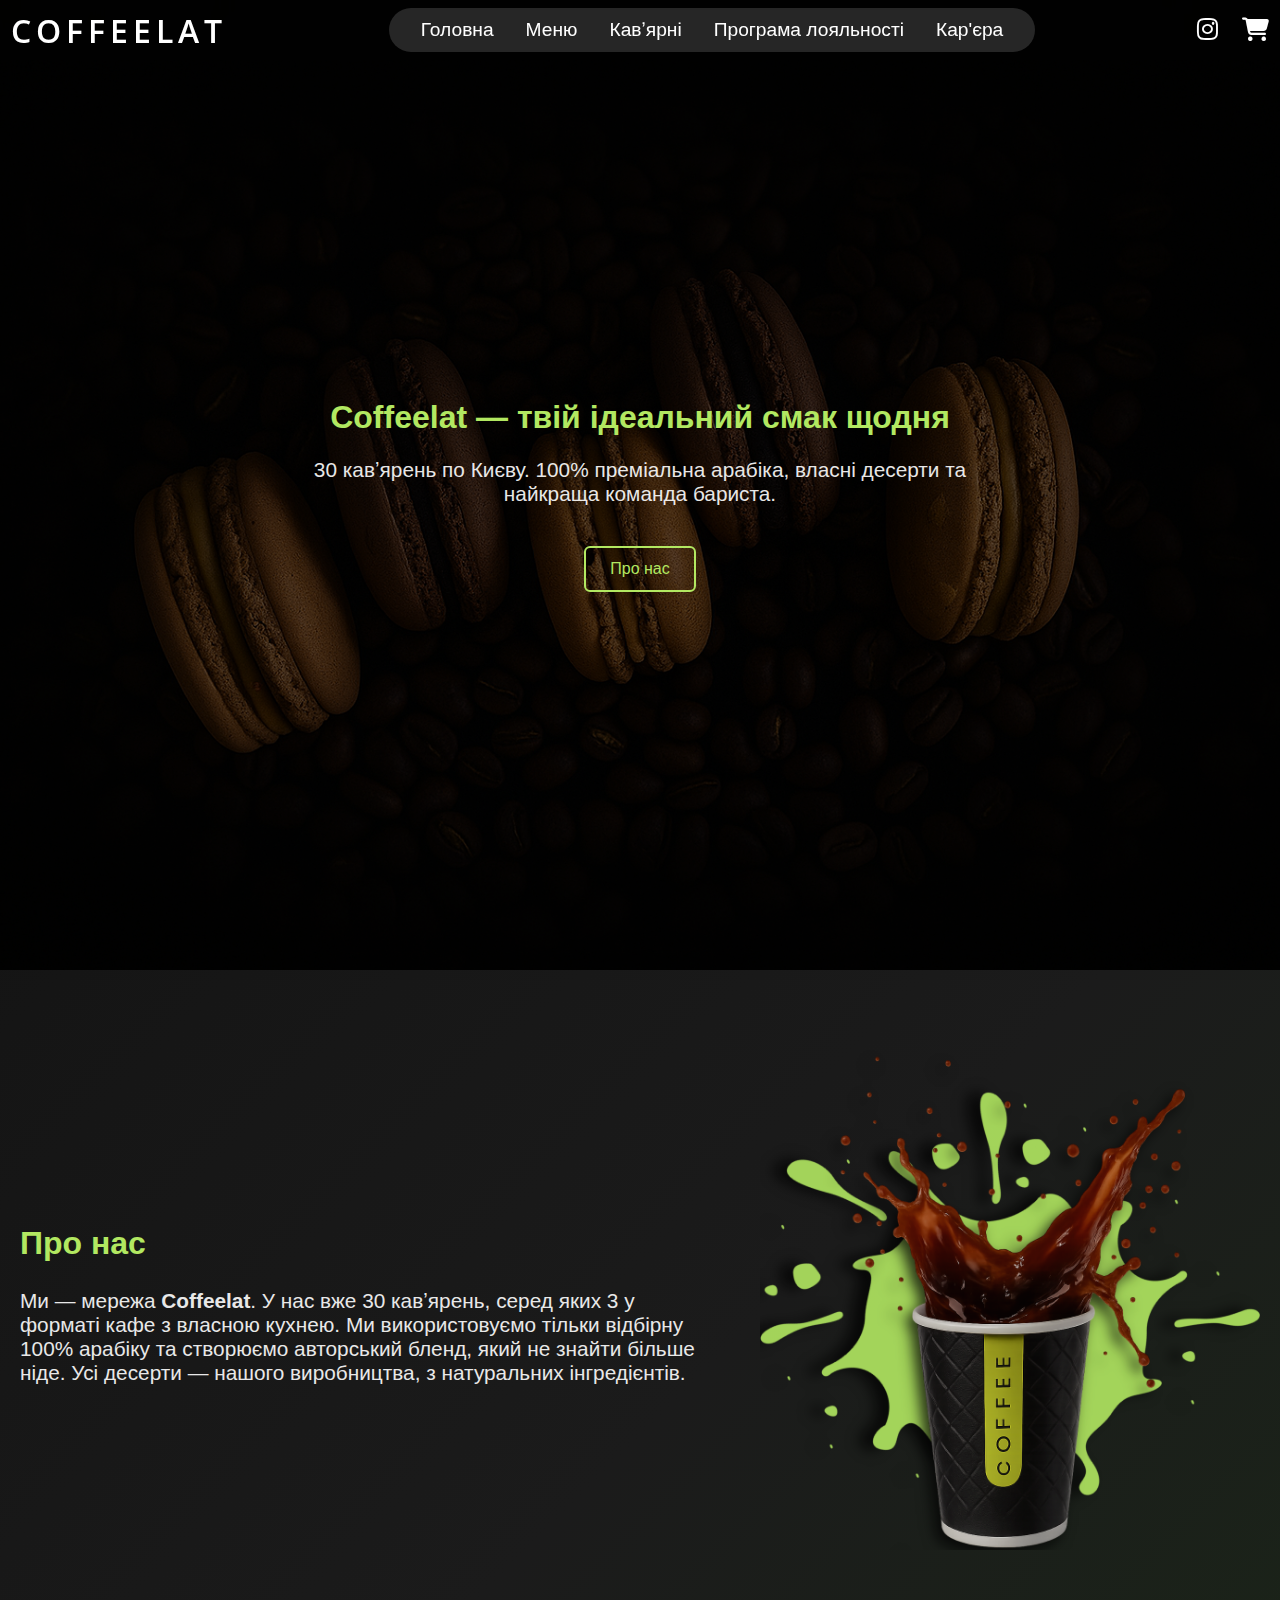
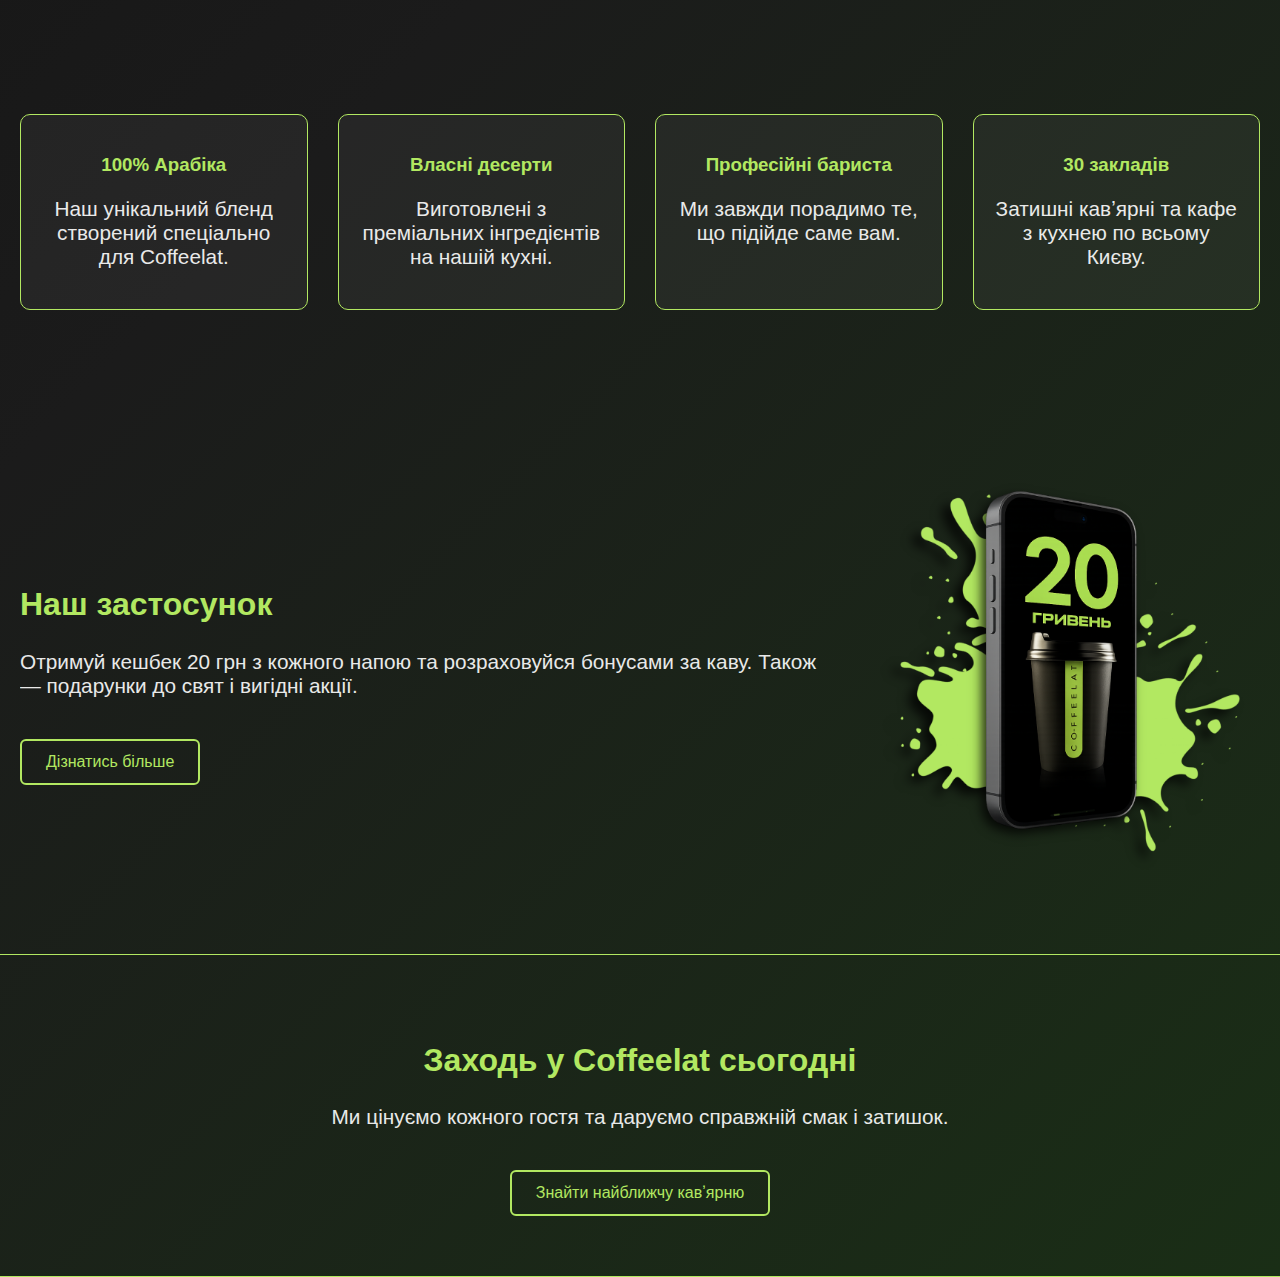
<file: index.html>
<!DOCTYPE html>
<html lang="uk">
<head>
    <meta charset="UTF-8">
    <meta name="viewport" content="width=device-width, initial-scale=1.0">
    <link rel="icon" href="img/icon.png">
    <link rel="stylesheet" href="CSS/style.css">
    <link rel="preconnect" href="https://fonts.googleapis.com">
    <link rel="preconnect" href="https://fonts.gstatic.com" crossorigin>
    <link href="https://fonts.googleapis.com/css2?family=Dela+Gothic+One&family=Lobster&family=Mulish:ital,wght@0,200..1000;1,200..1000&family=Open+Sans:ital,wght@0,300..800;1,300..800&family=Pattaya&display=swap" rel="stylesheet">
    <link rel="stylesheet" href="https://cdnjs.cloudflare.com/ajax/libs/font-awesome/6.6.0/css/all.min.css">
    <link href="https://fonts.googleapis.com/css2?family=Dela+Gothic+One&family=Lobster&family=Mulish:ital,wght@0,200..1000;1,200..1000&family=Open+Sans:ital,wght@0,300..800;1,300..800&display=swap" rel="stylesheet">
    <link href="https://fonts.googleapis.com/css2?family=Dela+Gothic+One&family=Lobster&family=Mulish:ital,wght@0,200..1000;1,200..1000&family=Open+Sans:ital,wght@0,300..800;1,300..800&family=Orelega+One&family=Pattaya&display=swap" rel="stylesheet">
    <link href="https://fonts.googleapis.com/css2?family=Dela+Gothic+One&family=Lobster&family=Mulish:ital,wght@0,200..1000;1,200..1000&family=Open+Sans:ital,wght@0,300..800;1,300..800&family=Orelega+One&family=Pattaya&family=Rubik+Dirt&display=swap" rel="stylesheet">
    <title>Coffeelat</title>
</head>
<body>
    <header class="header">
        <div class="header__container">
    <!-- ЛОГО -->
            <div class="header__logo">COFFEELAT</div>

    <!-- НАВІГАЦІЯ -->
        <nav class="header__nav">
        <ul class="nav__list">
            <li><a href="index.html">Головна</a></li>
            <li><a href="index_menu.html">Меню</a></li>
            <li><a href="index_locations.html">Кавʼярні</a></li>
            <li><a href="index_app.html">Програма лояльності</a></li>
            <li><a href="index_contacts.html">Кар'єра</a></li>
        </ul>
        </nav>

    <!-- ПРАВА ЧАСТИНА -->
        <div class="header__actions">
            <a href="https://www.instagram.com/coffeelat?igsh=MWJlamd5MW4wbnR2ZA==" target="_blank" class="action__icon">
            <i class="fab fa-instagram"></i>
            </a>
            <a href="https://coffeelat.wayforpay.shop" target="_blank" class="action__icon">
            <i class="fas fa-shopping-cart"></i>
            </a>
        </div>

    <!-- КНОПКА БУРГЕР ДЛЯ МОБІЛКИ -->
        <div class="header__burger">
            <span></span>
            <span></span>
            <span></span>
        </div>
    </div>
</header>
<main>
    <!-- Hero Section -->
    <section class="hero">
        <div class="hero-content">
            <h1>Coffeelat — твій ідеальний смак щодня</h1>
            <p>30 кавʼярень по Києву. 100% преміальна арабіка, власні десерти та найкраща команда бариста.</p>
            <a href="#about" class="btn">Про нас</a>
        </div>
    </section>

    <!-- About Us -->
    <section id="about" class="about">
        <div class="about-text">
            <h2>Про нас</h2>
            <p>Ми — мережа <b>Coffeelat</b>. У нас вже 30 кавʼярень, серед яких 3 у форматі кафе з власною кухнею. 
            Ми використовуємо тільки відбірну 100% арабіку та створюємо авторський бленд, який не знайти більше ніде. 
            Усі десерти — нашого виробництва, з натуральних інгредієнтів.</p>
        </div>
    <div class="about-img">
        <img src="IMG/coffeelat_cup.png" alt="Coffeelat cafe">
    </div>
    </section>

    <!-- Features -->
    <section class="features">
        <div class="feature">
            <h3>100% Арабіка</h3>
            <p>Наш унікальний бленд створений спеціально для Coffeelat.</p>
        </div>
        <div class="feature">
            <h3>Власні десерти</h3>
            <p>Виготовлені з преміальних інгредієнтів на нашій кухні.</p>
        </div>
        <div class="feature">
            <h3>Професійні бариста</h3>
            <p>Ми завжди порадимо те, що підійде саме вам.</p>
        </div>
        <div class="feature">
            <h3>30 закладів</h3>
            <p>Затишні кавʼярні та кафе з кухнею по всьому Києву.</p>
        </div>
    </section>

    <!-- App Section -->
    <section class="app">
        <div class="app-text">
            <h2>Наш застосунок</h2>
            <p>Отримуй кешбек 20 грн з кожного напою та розраховуйся бонусами за каву. 
            Також — подарунки до свят і вигідні акції.</p>
            <a href="index_app.html" class="btn">Дізнатись більше</a>
        </div>
        <div class="app-img">
            <img src="IMG/phone.png" alt="Coffeelat app">
        </div>
    </section>


    <!-- Call to Action -->
    <section class="cta">
        <h2>Заходь у Coffeelat сьогодні</h2>
        <p>Ми цінуємо кожного гостя та даруємо справжній смак і затишок.</p>
        <a href="index_locations.html" class="btn">Знайти найближчу кавʼярню</a>
    </section>

</main>
<script>
    const burger = document.querySelector('.header__burger');
    const navList = document.querySelector('.nav__list');

    burger.addEventListener('click', () => {
    navList.classList.toggle('show');
    });
</script>
</body>
</html>
</file>
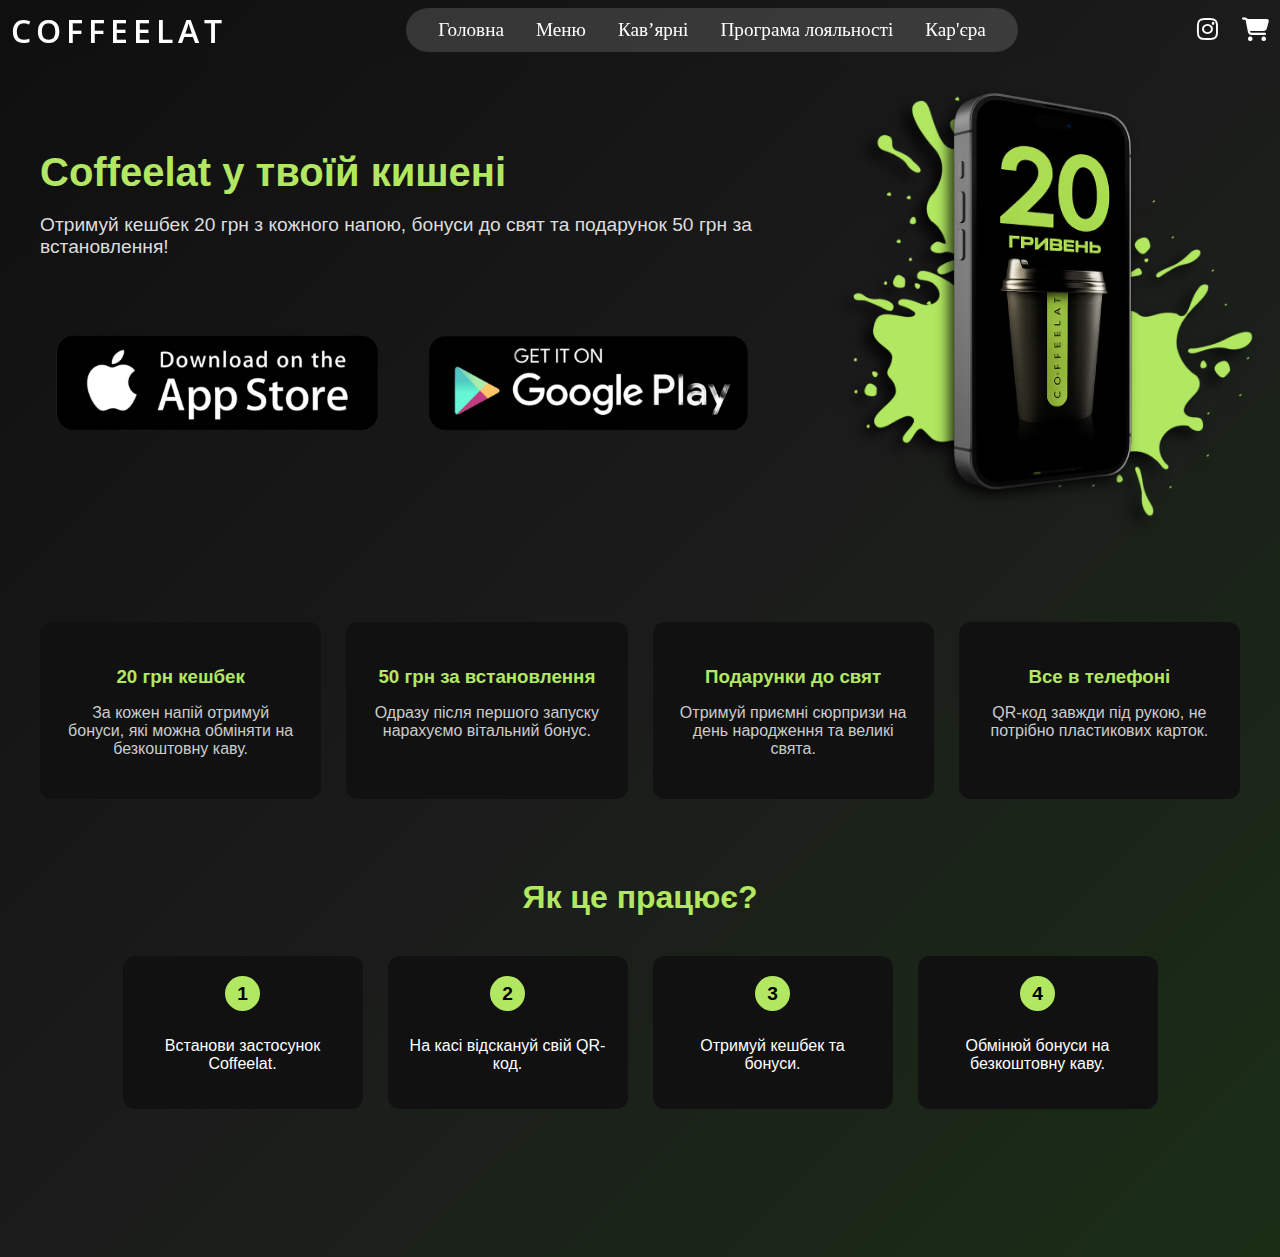
<file: index_app.html>
<!DOCTYPE html>
<html lang="uk">
<head>
    <meta charset="UTF-8">
    <meta name="viewport" content="width=device-width, initial-scale=1.0">
    <link rel="icon" href="img/icon.png">
    <link rel="stylesheet" href="CSS/style_app.css">
    <link rel="preconnect" href="https://fonts.googleapis.com">
    <link rel="preconnect" href="https://fonts.gstatic.com" crossorigin>
    <link href="https://fonts.googleapis.com/css2?family=Dela+Gothic+One&family=Lobster&family=Mulish:ital,wght@0,200..1000;1,200..1000&family=Open+Sans:ital,wght@0,300..800;1,300..800&family=Pattaya&display=swap" rel="stylesheet">
    <link rel="stylesheet" href="https://cdnjs.cloudflare.com/ajax/libs/font-awesome/6.6.0/css/all.min.css">
    <link href="https://fonts.googleapis.com/css2?family=Dela+Gothic+One&family=Lobster&family=Mulish:ital,wght@0,200..1000;1,200..1000&family=Open+Sans:ital,wght@0,300..800;1,300..800&display=swap" rel="stylesheet">
    <link href="https://fonts.googleapis.com/css2?family=Dela+Gothic+One&family=Lobster&family=Mulish:ital,wght@0,200..1000;1,200..1000&family=Open+Sans:ital,wght@0,300..800;1,300..800&family=Orelega+One&family=Pattaya&display=swap" rel="stylesheet">
    <link href="https://fonts.googleapis.com/css2?family=Dela+Gothic+One&family=Lobster&family=Mulish:ital,wght@0,200..1000;1,200..1000&family=Open+Sans:ital,wght@0,300..800;1,300..800&family=Orelega+One&family=Pattaya&family=Rubik+Dirt&display=swap" rel="stylesheet">
    <title>Coffeelat</title>
</head>
<body>
    <header id="top" class="header">
        <div class="header__container">
    <!-- ЛОГО -->
            <div class="header__logo">COFFEELAT</div>

    <!-- НАВІГАЦІЯ -->
        <nav class="header__nav">
        <ul class="nav__list">
            <li><a href="index.html">Головна</a></li>
            <li><a href="index_menu.html">Меню</a></li>
            <li><a href="index_locations.html">Кавʼярні</a></li>
            <li><a href="index_app.html">Програма лояльності</a></li>
            <li><a href="index_contacts.html">Кар'єра</a></li>
        </ul>
        </nav>

    <!-- ПРАВА ЧАСТИНА -->
        <div class="header__actions">
            <a href="https://www.instagram.com/coffeelat?igsh=MWJlamd5MW4wbnR2ZA==" target="_blank" class="action__icon">
            <i class="fab fa-instagram"></i>
            </a>
            <a href="https://coffeelat.wayforpay.shop" target="_blank" class="action__icon">
            <i class="fas fa-shopping-cart"></i>
            </a>
        </div>

    <!-- КНОПКА БУРГЕР ДЛЯ МОБІЛКИ -->
        <div class="header__burger">
            <span></span>
            <span></span>
            <span></span>
        </div>
    </div>
</header>

<section id="app" class="app-section">
    <!-- Герой-блок -->
    <div class="app-hero">
        <div class="app-text">
            <h1>Coffeelat у твоїй кишені</h1>
            <p>Отримуй кешбек 20 грн з кожного напою, бонуси до свят та подарунок 50 грн за встановлення!</p>
        <div class="app-buttons">
            <a href="https://apps.apple.com/ru/app/coffeelat/id1431651072?l=uk" target="_blank" class="store-btn">
            <img src="IMG/appstore.png" alt="Завантажити з App Store">
            </a>
            <a href="https://play.google.com/store/apps/details?id=com.incust.coffeelat&hl=uk&pli=1" target="_blank" class="store-btn">
            <img src="IMG/googleplay.png" alt="Завантажити з Google Play">
            </a>
        </div>
        </div>
    <div class="app-image">
        <img src="IMG/phone.png" alt="Coffeelat App">
    </div>
    </div>

    <!-- Переваги -->
    <div class="app-benefits">
        <div class="benefit">
            <h3>20 грн кешбек</h3>
            <p>За кожен напій отримуй бонуси, які можна обміняти на безкоштовну каву.</p>
        </div>
    <div class="benefit">
        <h3>50 грн за встановлення</h3>
        <p>Одразу після першого запуску нарахуємо вітальний бонус.</p>
    </div>
    <div class="benefit">
        <h3>Подарунки до свят</h3>
        <p>Отримуй приємні сюрпризи на день народження та великі свята.</p>
    </div>
    <div class="benefit">
        <h3>Все в телефоні</h3>
        <p>QR-код завжди під рукою, не потрібно пластикових карток.</p>
    </div>
    </div>

    <!-- Як це працює -->
    <div class="app-how">
            <h2>Як це працює?</h2>
        <div class="steps">
        <div class="step">
            <span>1</span>
            <p>Встанови застосунок Coffeelat.</p>
        </div>
        <div class="step">
            <span>2</span>
            <p>На касі відскануй свій QR-код.</p>
        </div>
        <div class="step">
            <span>3</span>
            <p>Отримуй кешбек та бонуси.</p>
        </div>
        <div class="step">
            <span>4</span>
            <p>Обмінюй бонуси на безкоштовну каву.</p>
        </div>
        </div>
    </div>
</section>
<script>
    const burger = document.querySelector('.header__burger');
    const navList = document.querySelector('.nav__list');

    burger.addEventListener('click', () => {
    navList.classList.toggle('show');
    });
</script>
</body>
</html>
</file>
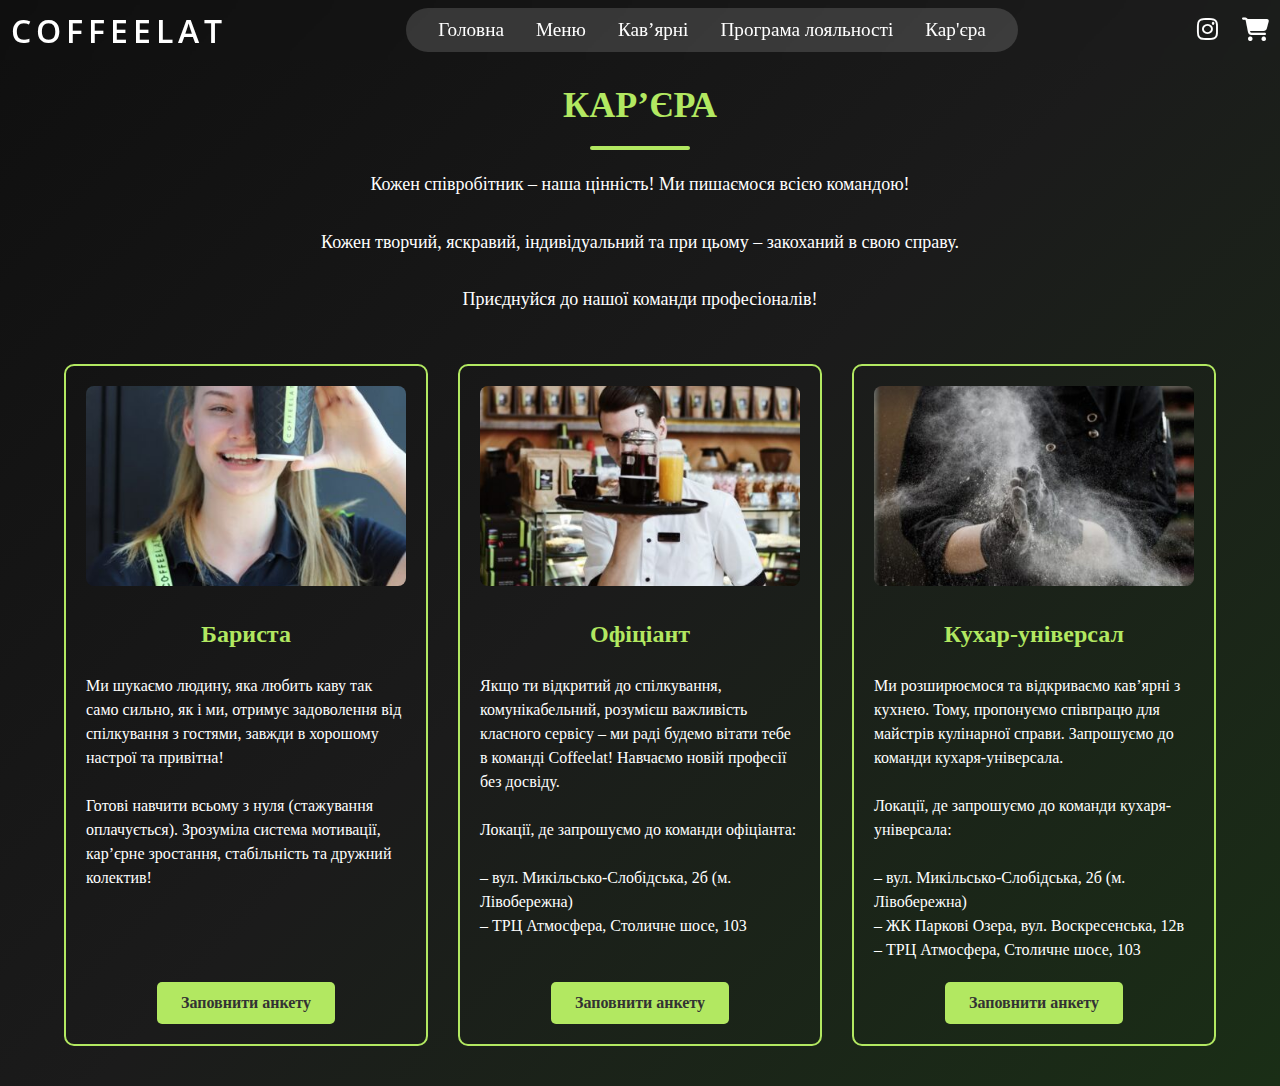
<file: index_contacts.html>
<!DOCTYPE html>
<html lang="uk">
<head>
    <meta charset="UTF-8">
    <meta name="viewport" content="width=device-width, initial-scale=1.0">
    <link rel="icon" href="img/icon.png">
    <link rel="stylesheet" href="CSS/style_contacts.css">
    <link rel="preconnect" href="https://fonts.googleapis.com">
    <link rel="preconnect" href="https://fonts.gstatic.com" crossorigin>
    <link href="https://fonts.googleapis.com/css2?family=Dela+Gothic+One&family=Lobster&family=Mulish:ital,wght@0,200..1000;1,200..1000&family=Open+Sans:ital,wght@0,300..800;1,300..800&family=Pattaya&display=swap" rel="stylesheet">
    <link rel="stylesheet" href="https://cdnjs.cloudflare.com/ajax/libs/font-awesome/6.6.0/css/all.min.css">
    <link href="https://fonts.googleapis.com/css2?family=Dela+Gothic+One&family=Lobster&family=Mulish:ital,wght@0,200..1000;1,200..1000&family=Open+Sans:ital,wght@0,300..800;1,300..800&display=swap" rel="stylesheet">
    <link href="https://fonts.googleapis.com/css2?family=Dela+Gothic+One&family=Lobster&family=Mulish:ital,wght@0,200..1000;1,200..1000&family=Open+Sans:ital,wght@0,300..800;1,300..800&family=Orelega+One&family=Pattaya&display=swap" rel="stylesheet">
    <link href="https://fonts.googleapis.com/css2?family=Dela+Gothic+One&family=Lobster&family=Mulish:ital,wght@0,200..1000;1,200..1000&family=Open+Sans:ital,wght@0,300..800;1,300..800&family=Orelega+One&family=Pattaya&family=Rubik+Dirt&display=swap" rel="stylesheet">
    <title>Coffeelat</title>
</head>
<body>
    <header id="top" class="header">
        <div class="header__container">
    <!-- ЛОГО -->
            <div class="header__logo">COFFEELAT</div>

    <!-- НАВІГАЦІЯ -->
        <nav class="header__nav">
        <ul class="nav__list">
            <li><a href="index.html">Головна</a></li>
            <li><a href="index_menu.html">Меню</a></li>
            <li><a href="index_locations.html">Кавʼярні</a></li>
            <li><a href="index_app.html">Програма лояльності</a></li>
            <li><a href="index_contacts.html">Кар'єра</a></li>
        </ul>
        </nav>

    <!-- ПРАВА ЧАСТИНА -->
        <div class="header__actions">
            <a href="https://www.instagram.com/coffeelat?igsh=MWJlamd5MW4wbnR2ZA==" target="_blank" class="action__icon">
            <i class="fab fa-instagram"></i>
            </a>
            <a href="https://coffeelat.wayforpay.shop" target="_blank" class="action__icon">
            <i class="fas fa-shopping-cart"></i>
            </a>
        </div>

    <!-- КНОПКА БУРГЕР ДЛЯ МОБІЛКИ -->
        <div class="header__burger">
            <span></span>
            <span></span>
            <span></span>
        </div>
    </div>
</header>
    <main class="career">
    <h1 class="career-title">КАРʼЄРА</h1>
    <hr class="career-line">
    <p class="career-subtitle">
      Кожен співробітник – наша цінність! Ми пишаємося всією командою! <br><br>
      Кожен творчий, яскравий, індивідуальний та при цьому – закоханий в свою справу. <br><br>
      Приєднуйся до нашої команди професіоналів!
    </p>

    <section class="jobs">
      <!-- Бариста -->
      <div class="job-card">
        <img src="IMG/barista.JPG" alt="Бариста">
        <h2>Бариста</h2>
        <p>
          Ми шукаємо людину, яка любить каву так само сильно, як і ми, отримує задоволення від спілкування з гостями, завжди в хорошому настрої та привітна!<br><br>
          Готові навчити всьому з нуля (стажування оплачується). Зрозуміла система мотивації, кар’єрне зростання, стабільність та дружний колектив!
        </p>
        <a href="https://docs.google.com/forms/u/0/d/1gpWCeT5fO6YVWJtCxxkJ9YyN1koo7Qv4bB2uo1NQ5jc/viewform?edit_requested=true" target="_blank" class="btn">Заповнити анкету</a>
      </div>

      <!-- Офіціант -->
      <div class="job-card">
        <img src="IMG/oficiant.JPG" alt="Офіціант">
        <h2>Офіціант</h2>
        <p>
          Якщо ти відкритий до спілкування, комунікабельний, розумієш важливість класного сервісу – ми раді будемо вітати тебе в команді Coffeelat! Навчаємо новій професії без досвіду.<br><br>
          Локації, де запрошуємо до команди офіціанта:<br><br>
          – вул. Микільсько-Слобідська, 2б (м. Лівобережна)<br>
          – ТРЦ Атмосфера, Столичне шосе, 103
        </p>
        <a href="https://docs.google.com/forms/u/0/d/1gpWCeT5fO6YVWJtCxxkJ9YyN1koo7Qv4bB2uo1NQ5jc/viewform?edit_requested=true" target="_blank" class="btn">Заповнити анкету</a>
      </div>

      <!-- Кухар -->
      <div class="job-card">
        <img src="IMG/cooker.JPG" alt="Кухар-універсал">
        <h2>Кухар-універсал</h2>
        <p>
          Ми розширюємося та відкриваємо кав’ярні з кухнею. Тому, пропонуємо співпрацю для майстрів кулінарної справи. Запрошуємо до команди кухаря-універсала.<br><br>
          Локації, де запрошуємо до команди кухаря-універсала:<br><br>
          – вул. Микільсько-Слобідська, 2б (м. Лівобережна)<br>
          – ЖК Паркові Озера, вул. Воскресенська, 12в<br>
          – ТРЦ Атмосфера, Столичне шосе, 103
        </p>
        <a href="https://docs.google.com/forms/u/0/d/1gpWCeT5fO6YVWJtCxxkJ9YyN1koo7Qv4bB2uo1NQ5jc/viewform?edit_requested=true" target="_blank" class="btn">Заповнити анкету</a>
      </div>
    </section>
  </main>
</body>
</html>
</file>
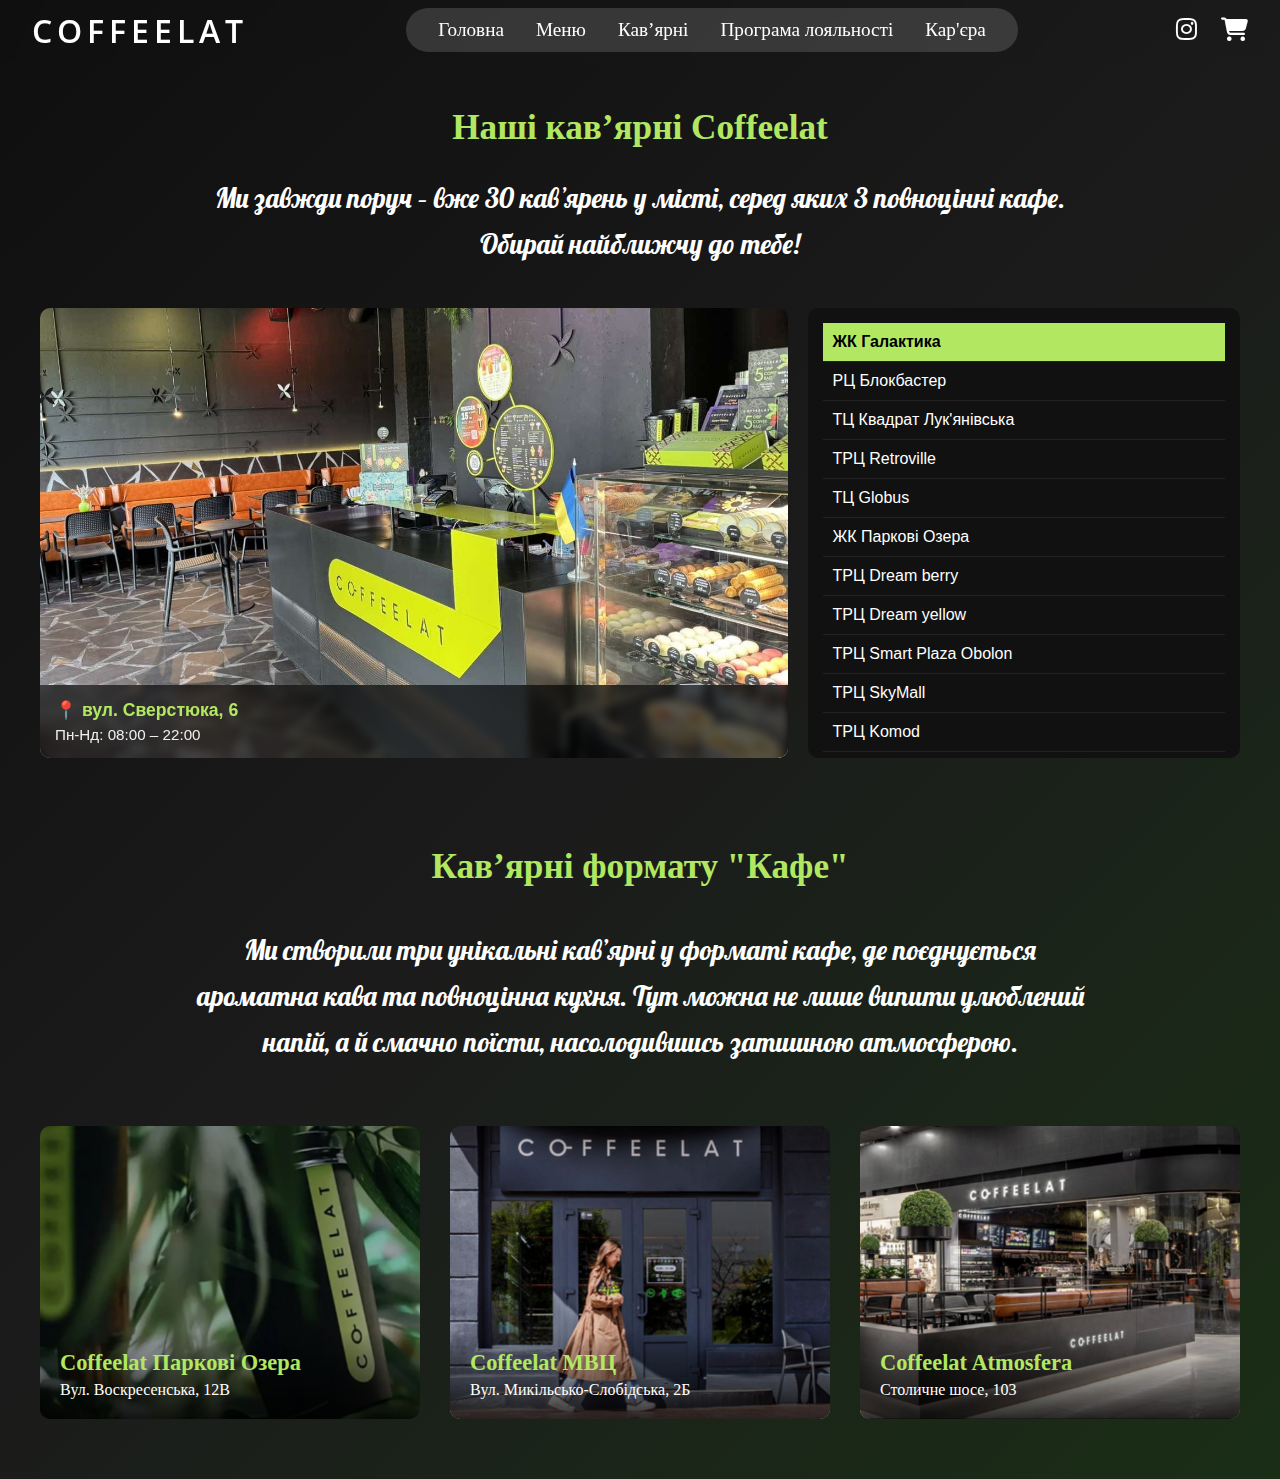
<file: index_locations.html>
<!DOCTYPE html>
<html lang="uk">
<head>
    <meta charset="UTF-8">
    <meta name="viewport" content="width=device-width, initial-scale=1.0">
    <link rel="icon" href="img/icon.png">
    <link rel="stylesheet" href="CSS/style_locations.css">
    <link rel="preconnect" href="https://fonts.googleapis.com">
    <link rel="preconnect" href="https://fonts.gstatic.com" crossorigin>
    <link href="https://fonts.googleapis.com/css2?family=Dela+Gothic+One&family=Lobster&family=Mulish:ital,wght@0,200..1000;1,200..1000&family=Open+Sans:ital,wght@0,300..800;1,300..800&family=Pattaya&display=swap" rel="stylesheet">
    <link rel="stylesheet" href="https://cdnjs.cloudflare.com/ajax/libs/font-awesome/6.6.0/css/all.min.css">
    <link href="https://fonts.googleapis.com/css2?family=Dela+Gothic+One&family=Lobster&family=Mulish:ital,wght@0,200..1000;1,200..1000&family=Open+Sans:ital,wght@0,300..800;1,300..800&display=swap" rel="stylesheet">
    <link href="https://fonts.googleapis.com/css2?family=Dela+Gothic+One&family=Lobster&family=Mulish:ital,wght@0,200..1000;1,200..1000&family=Open+Sans:ital,wght@0,300..800;1,300..800&family=Orelega+One&family=Pattaya&display=swap" rel="stylesheet">
    <link href="https://fonts.googleapis.com/css2?family=Dela+Gothic+One&family=Lobster&family=Mulish:ital,wght@0,200..1000;1,200..1000&family=Open+Sans:ital,wght@0,300..800;1,300..800&family=Orelega+One&family=Pattaya&family=Rubik+Dirt&display=swap" rel="stylesheet">
    <title>Coffeelat</title>
</head>
<body>
    <header id="top" class="header">
        <div class="header__container">
    <!-- ЛОГО -->
            <div class="header__logo">COFFEELAT</div>

    <!-- НАВІГАЦІЯ -->
        <nav class="header__nav">
        <ul class="nav__list">
            <li><a href="index.html">Головна</a></li>
            <li><a href="index_menu.html">Меню</a></li>
            <li><a href="index_locations.html">Кавʼярні</a></li>
            <li><a href="index_app.html">Програма лояльності</a></li>
            <li><a href="index_contacts.html">Кар'єра</a></li>
        </ul>
        </nav>

    <!-- ПРАВА ЧАСТИНА -->
        <div class="header__actions">
            <a href="https://www.instagram.com/coffeelat?igsh=MWJlamd5MW4wbnR2ZA==" target="_blank" class="action__icon">
            <i class="fab fa-instagram"></i>
            </a>
            <a href="https://coffeelat.wayforpay.shop" target="_blank" class="action__icon">
            <i class="fas fa-shopping-cart"></i>
            </a>
        </div>

    <!-- КНОПКА БУРГЕР ДЛЯ МОБІЛКИ -->
        <div class="header__burger">
            <span></span>
            <span></span>
            <span></span>
        </div>
    </div>
</header>

<section id="cafes" class="cafes-section">
    <!-- Заголовок і короткий опис -->
    <div class="cafes-intro">
        <h2>Наші кавʼярні Coffeelat</h2>
        <p>Ми завжди поруч – вже 30 кавʼярень у місті, серед яких 3 повноцінні кафе. Обирай найближчу до тебе!</p>
    </div>

    <!-- Основний контейнер для слайдера -->
    <div class="cafes-slider">
        <!-- Ліва частина: фото + адреса + часи роботи -->
        <div class="cafe-preview">
            <a href=" https://maps.app.goo.gl/yKkBx1fVdHxN3WXJ7?g_st=ic" target="_blank">
            <img src="IMG/Галактика.JPG" alt="Кавʼярня Coffeelat">
            <!-- Інфо тепер поверх фото -->
                <div class="cafe-info">
                    <h3>📍 вул. Сверстюка, 6</h3>
                    <p>Пн-Нд: 08:00 – 22:00</p>
                </div>
            </a>
        </div>

    <!-- Права частина: список кавʼярень -->
        <div class="cafe-list">
        <button class="cafe-item active" data-img="IMG/Галактика.JPG" data-address="вул. Сверстюка, 6" data-hours="Пн-Пт: 08:00 – 22:00, Сб-Нд: 09:00 - 22:00" data-map="https://maps.app.goo.gl/yKkBx1fVdHxN3WXJ7?g_st=ic">ЖК Галактика</button>
        <button class="cafe-item" data-img="IMG/Блокбастер.jpg" data-address="пр. Степана Бандери, 34В" data-hours="Пн-Нд: 10:00 – 21:00" data-map="https://maps.app.goo.gl/wywy7qHtfD8ZWxQD8?g_st=ic">РЦ Блокбастер</button>
        <button class="cafe-item" data-img="IMG/Лук_янівська.jpg" data-address="вул. Білоруська, 2А" data-hours="Пн-Нд: 10:00 – 21:00" data-map="https://maps.app.goo.gl/5HAWfm2GHHuFh3NBA?g_st=ic">ТЦ Квадрат Лук'янівська</button>
        <button class="cafe-item" data-img="IMG/Ретровіль.jpg" data-address="пр. Європейського Союзу, 47" data-hours="Пн-Нд: 10:00 – 22:00" data-map="https://maps.app.goo.gl/eNPXsU5u84K1PC4N7?g_st=ic">ТРЦ Retroville</button>
        <button class="cafe-item" data-img="IMG/location_1.jpg" data-address="Майдан Незалежності, 1" data-hours="Пн-Нд: 10:00 – 22:00" data-map="https://maps.app.goo.gl/uGFqcXz4jdUMYzpN6?g_st=ic">ТЦ Globus</button>
        <button class="cafe-item" data-img="IMG/паркові.jpg" data-address="вул. Воскресенська, 12В" data-hours="Пн-Пт: 08:00 – 22:00, Сб-Нд: 09:00 - 22:00" data-map="https://maps.app.goo.gl/8etGFSEanVUAdtUr5?g_st=ic">ЖК Паркові Озера</button>
        <button class="cafe-item" data-img="IMG/Дрім2.jpg" data-address="Оболонський проспект, 21Б" data-hours="Пн-Нд: 10:00 – 21:30" data-map="https://maps.app.goo.gl/d7Q1RQRVPMSB8uFZ6?g_st=ic">ТРЦ Dream berry</button>
        <button class="cafe-item" data-img="IMG/Дрім1.jpg" data-address="Оболонський проспект, 1Б" data-hours="Пн-Нд: 10:00 – 22:00" data-map="https://maps.app.goo.gl/mTibee1qY1tMwA52A?g_st=ic">ТРЦ Dream yellow</button>
        <button class="cafe-item" data-img="IMG/СПО2.jpg" data-address="Оболонський проспект, 19" data-hours="Пн-Нд: 08:00 – 22:00" data-map="https://maps.app.goo.gl/eaMLYB8N2mrekyBS7?g_st=ic">ТРЦ Smart Plaza Obolon</button>
        <button class="cafe-item" data-img="IMG/Скай.jpg" data-address="пр. Романа Шухевича, 2Т" data-hours="Пн-Нд: 10:00 – 21:00" data-map="https://maps.app.goo.gl/4a1radB3fHnMKK7e6?g_st=ic">ТРЦ SkyMall</button>
        <button class="cafe-item" data-img="IMG/Комод.jpg" data-address="вул. Митрополита Андрія Шептицького, 4А" data-hours="Пн-Нд: 09:00 – 21:00" data-map="https://maps.app.goo.gl/aRHTzkdJhVTdLKY78?g_st=ic">ТРЦ Komod</button>
        <button class="cafe-item" data-img="IMG/МВЦ.jpg" data-address="вул. Микільсько-Слобідська, 2Б" data-hours="Пн-Нд: 08:00 – 22:00" data-map="https://maps.app.goo.gl/Soborhvp6SPMhtMVA?g_st=ic">МВЦ</button>
        <button class="cafe-item" data-img="IMG/Аладін.jpg" data-address="вул. Михайла Гришко, 3А" data-hours="Пн-Нд: 08:00 – 22:00" data-map="https://maps.app.goo.gl/CP4GDuwZqQ1vmQhx6?g_st=ic">ТРЦ Aladdin</button>
        <button class="cafe-item" data-img="IMG/Район2.jpg" data-address="вул. Миколи Лаврухіна, 4" data-hours="Пн-Нд: 10:00 – 22:00" data-map="https://maps.app.goo.gl/X5wkw7y9nxYHn2SRA?g_st=ic">ТРЦ РайON</button>
        <button class="cafe-item" data-img="IMG/Проспект.jpg" data-address="вул. Гната Хоткевича, 1В" data-hours="Пн-Нд: 10:00 – 22:00" data-map="https://maps.app.goo.gl/8tPuMXFdngUheECq6?g_st=ic">ТРК Проспект</button>
        <button class="cafe-item" data-img="IMG/КвадратНЕО.jpg" data-address="пр. Воскресенський, 36" data-hours="Пн-Нд: 09:00 – 22:00" data-map="https://maps.app.goo.gl/pRFhoWj8ebyWCmAL7?g_st=ic">ТРЦ Квадрат NEO</button>
        <button class="cafe-item" data-img="IMG/Метроград.jpg" data-address="ТЦ Метроград, з боку вулиці Велика Васильківська" data-hours="Пн-Нд: 10:00 – 21:00" data-map="https://maps.app.goo.gl/icMeW4shqu4QfHfq9?g_st=ic">ТЦ Метроград</button>
        <button class="cafe-item" data-img="IMG/ЛАвіна.jpg" data-address="вул. Берковецька, 6Д" data-hours="Пн-Нд: 10:00 – 22:00" data-map="https://maps.app.goo.gl/3sacKKzsCGXnqNuy7?g_st=ic">ТРЦ Lavina Mall</button>
        <button class="cafe-item" data-img="IMG/Вербицького.jpg" data-address="вул. Архітектора Вербицького, 30А" data-hours="Пн-Нд: 08:00 – 21:00" data-map="https://maps.app.goo.gl/mUdhe5UhE75D73K29?g_st=ic">Вербицького, 30А</button>
        <button class="cafe-item" data-img="IMG/ОК1.jpg" data-address="вул. Антоновича, 176" data-hours="Пн-Нд: 08:30 – 22:00" data-map="https://maps.app.goo.gl/G1qbLqb1Bz6x6zwAA?g_st=ic">ТРЦ Ocean Plaza (-1 поверх)</button>
        <button class="cafe-item" data-img="IMG/ОК2.jpg" data-address="вул. Антоновича, 176" data-hours="Пн-Нд: 09:00 – 22:00" data-map="https://maps.app.goo.gl/G1qbLqb1Bz6x6zwAA?g_st=ic">ТРЦ Ocean Plaza (1 поверх)</button>
        <button class="cafe-item" data-img="IMG/Піраміда2.jpg" data-address="вул. Олександра Мішуги, 4" data-hours="Пн-Нд: 10:00 – 22:00" data-map="https://maps.app.goo.gl/G1qbLqb1Bz6x6zwAA?g_st=ic">ТЦ Піраміда (1 поверх)</button>
        <button class="cafe-item" data-img="IMG/Піраміда1.webp" data-address="вул. Олександра Мішуги, 4" data-hours="Пн-Нд: 10:00 – 22:00" data-map="https://maps.app.goo.gl/G1qbLqb1Bz6x6zwAA?g_st=ic">ТЦ Піраміда (2 поверх)</button>
        <button class="cafe-item" data-img="IMG/блокбастер.jpg" data-address="пр. Степана Бандери, 36" data-hours="Пн-Нд: 10:00 – 22:00" data-map="https://maps.app.goo.gl/YFitViYUJEUg9jMn6?g_st=ic">ТРЦ Blockbuster Mall</button>
        <button class="cafe-item" data-img="IMG/РівГош.jpg" data-address="вул. Здолбунівська, 17" data-hours="Пн-Нд: 08:00 – 22:00" data-map="https://maps.app.goo.gl/qXv5DecxQJ7hfva77?g_st=ic">ТРЦ Rive Gauche</button>
        <button class="cafe-item" data-img="IMG/аркадія.jpg" data-address="Дніпровська набережна, 33" data-hours="Пн-Нд: 08:00 – 22:00" data-map="https://maps.app.goo.gl/hf8ZXrP1xF87hXgq8?g_st=ic">ТК Аркадія</button>
        <button class="cafe-item" data-img="IMG/атмосфера.jpg" data-address="Столичне шосе, 103" data-hours="Пн-Пт: 08:00 – 20:00, Сб-Нд: 09:00 - 20:00" data-map="https://maps.app.goo.gl/Fe9oU5EoFWbMtPvd7?g_st=ic">ТРЦ Атмосфера</button>
        <button class="cafe-item" data-img="IMG/КПІ1.jpg" data-address="пр. Перемоги, 24" data-hours="Пн-Нд: 09:00 – 22:00" data-map="https://maps.app.goo.gl/LxV52v7x53r4EeSf6?g_st=ic">ТРЦ Smart Plaza Polytech</button>
        <button class="cafe-item" data-img="IMG/КвадратБорщагівка.jpg" data-address="вул. Гната Юри, 20" data-hours="Пн-Нд: 10:00 – 20:45" data-map="https://maps.app.goo.gl/mcuh2meMZ1AN9Q1m6?g_st=ic">ТЦ Квадрат Борщагівка</button>
        <button class="cafe-item" data-img="IMG/КПІ2.jpg" data-address="пр. Перемоги, 24" data-hours="Пн-Нд: 10:00 – 22:00" data-map="https://maps.app.goo.gl/LxV52v7x53r4EeSf6?g_st=ic">ТРЦ Smart Plaza Polytech</button>
        <!-- ... решта кавʼярень -->
        </div>
    </div>
</section>

<!-- ___________________Кав'ярні формату КАФЕ_______________ -->
    <h2 id="kitchen" class="section-title">Кавʼярні формату "Кафе"</h2>

<section class="cafes-intro">
    <div class="intro-text">
        <p>
            Ми створили три унікальні кав’ярні у форматі кафе, де поєднується
            ароматна кава та повноцінна кухня. Тут можна не лише випити улюблений
            напій, а й смачно поїсти, насолодившись затишною атмосферою.
        </p>
    </div>
</section>

<section class="cafes-gallery">
    <a href="https://coffeelat-parkovi-ozera.choiceqr.com/?fbclid=PAVERFWAM2Z_tleHRuA2FlbQIxMAABp5XFiimDoQKkTkcMISvQNBIE3pw_Ah_HfF2jvHiwPpv6sFZX0ydLdqOW2EK9_aem_4aX_R6cC7LQ6ZmlQ9UPyFA" 
    target="_blank" class="cafe-card">
        <img src="IMG/parkovi.PNG" alt="Coffeelat Паркові Озера">
        <div class="cafe-overlay">
            <h3>Coffeelat Паркові Озера</h3>
            <p>Вул. Воскресенська, 12В</p>
        </div>
    </a>

    <a href="https://coffeelat.choiceqr.com/?fbclid=PAVERFWAM2aDZleHRuA2FlbQIxMAABp9GU8dPns7Woyw3myScZYTCLqRqlgBaWT4RNerjj509_08bmXaDv7uDrj11z_aem_yK4pIlaENF4lM3TQNztcaw#interval=2&cycle=0" 
    target="_blank" class="cafe-card">
        <img src="IMG/mvz.PNG" alt="Coffeelat МВЦ">
        <div class="cafe-overlay">
            <h3>Coffeelat МВЦ</h3>
            <p>Вул. Микільсько-Слобідська, 2Б</p>
        </div>
    </a>

    <a href="https://atmosfera-coffeelat.choiceqr.com/?fbclid=PAVERFWAM2Z25leHRuA2FlbQIxMQABp1MS47yOkZVPQljKEC-ARxMV6LSFj8XlA3DOk-yFRu39Qd06tvAD2o4iMVxL_aem_nOaNTbd0wJSrl0q_K-8-tg" 
    target="_blank" class="cafe-card">
        <img src="IMG/atmosfera.PNG" alt="Coffeelat Atmosfera">
        <div class="cafe-overlay">
            <h3>Coffeelat Atmosfera</h3>
            <p>Столичне шосе, 103</p>
        </div>
    </a>
</section>

<script>
const cafeItems = document.querySelectorAll(".cafe-item");
const cafePreview = document.querySelector(".cafe-preview img");
const cafeLink = document.querySelector(".cafe-preview a");
const cafeAddress = document.querySelector(".cafe-info h3");
const cafeHours = document.querySelector(".cafe-info p");

cafeItems.forEach(item => {
    item.addEventListener("click", () => {
    cafeItems.forEach(btn => btn.classList.remove("active"));
    item.classList.add("active");

    cafePreview.src = item.dataset.img;
    cafeAddress.textContent = "📍 " + item.dataset.address;
    cafeHours.textContent = item.dataset.hours;
    cafeLink.href = item.dataset.map;
    });
});
</script>

<script>
    const burger = document.querySelector('.header__burger');
    const navList = document.querySelector('.nav__list');

    burger.addEventListener('click', () => {
    navList.classList.toggle('show');
    });
</script>
</body>
</html>
</file>
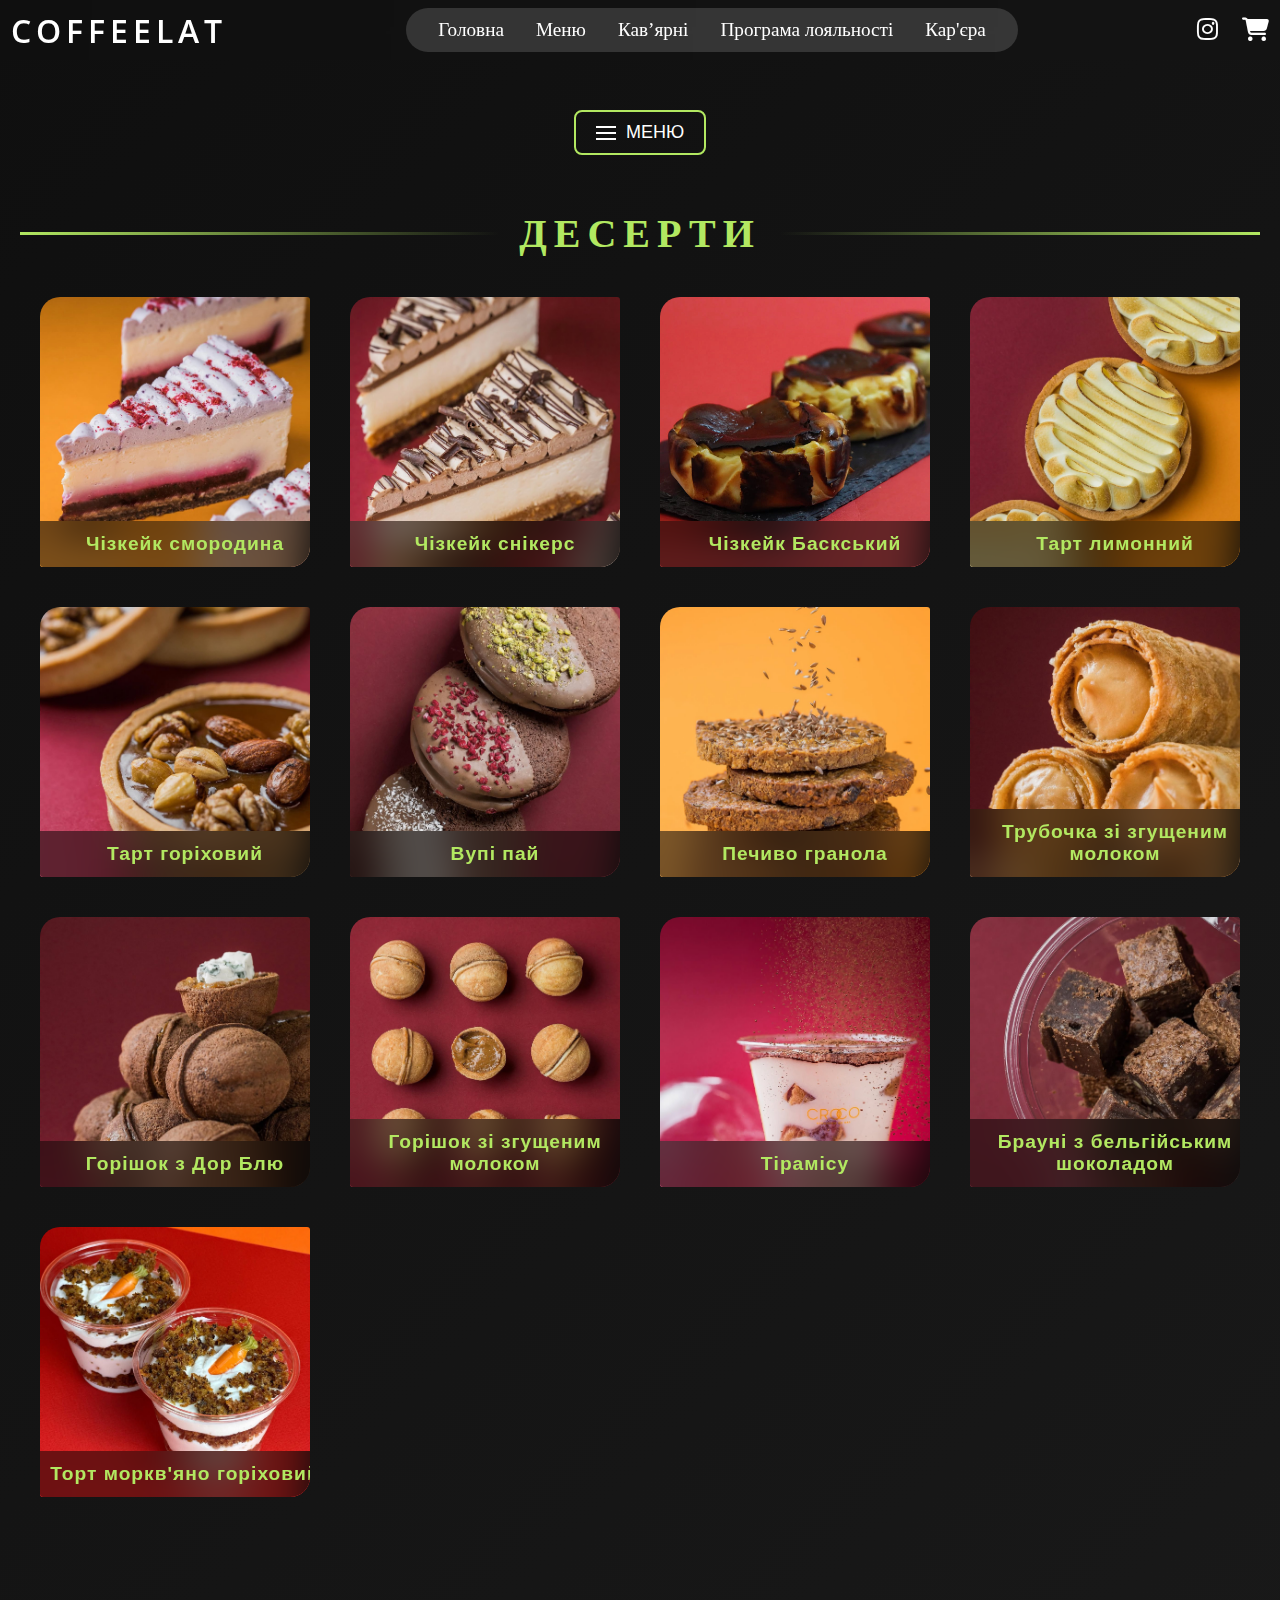
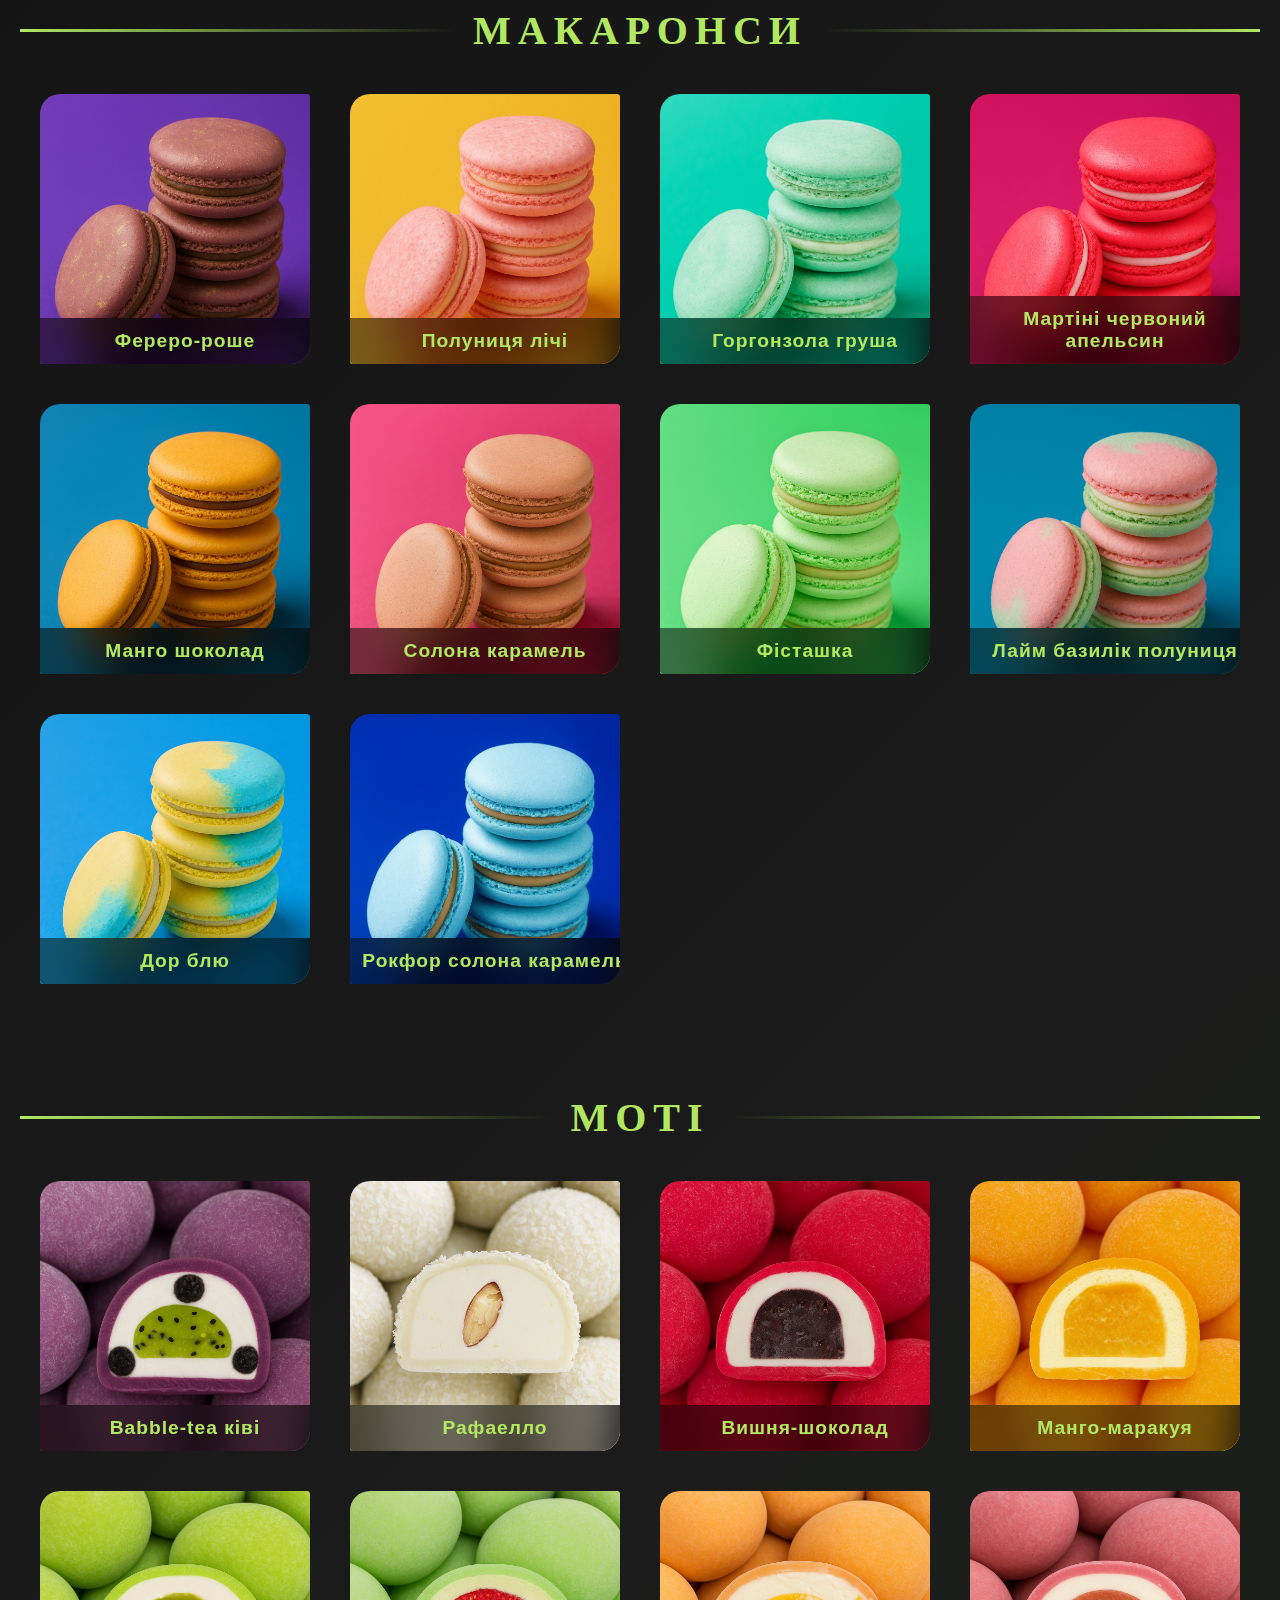
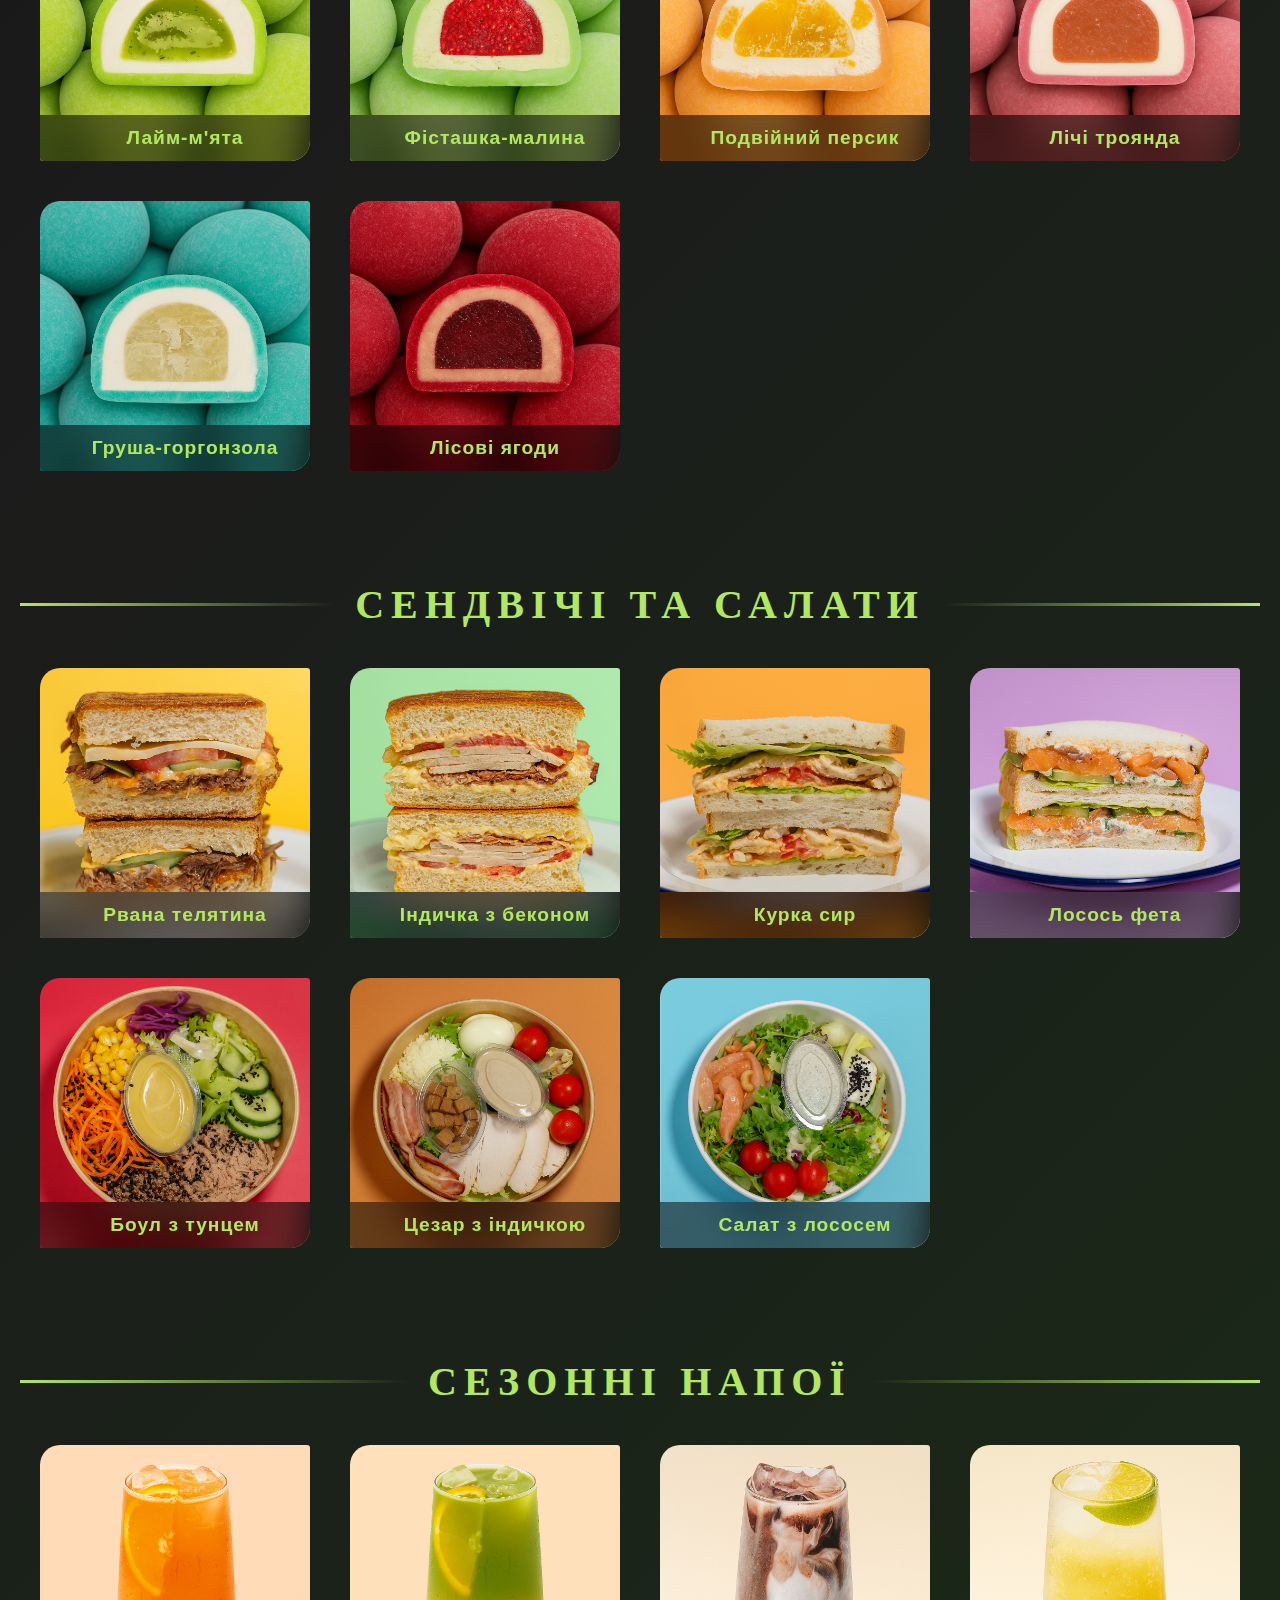
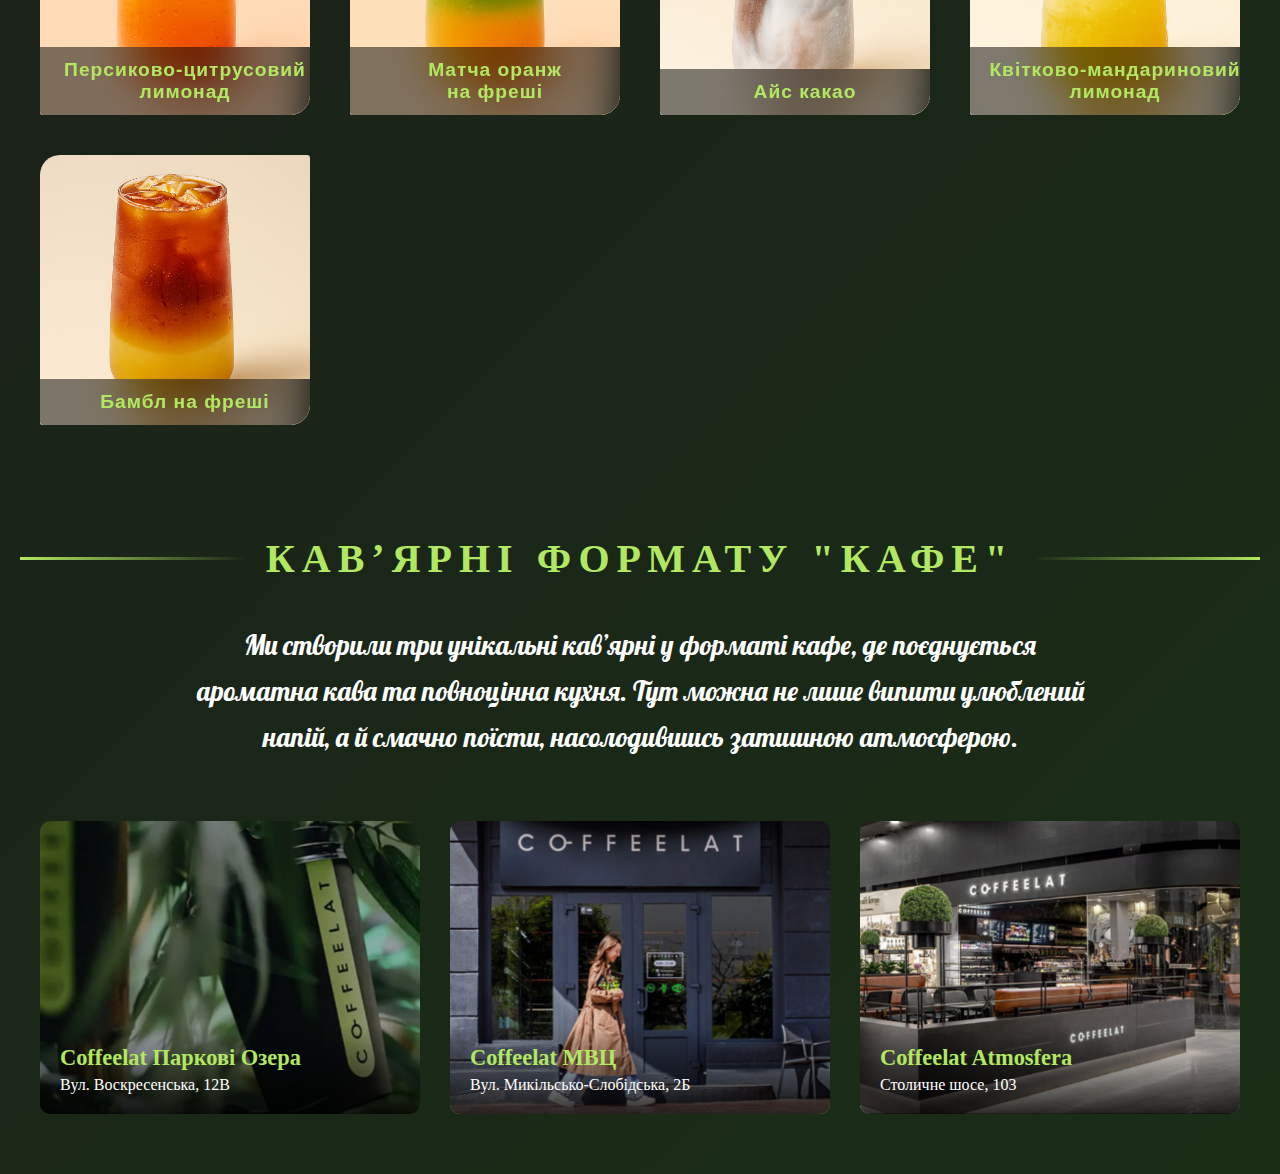
<file: index_menu.html>
<!DOCTYPE html>
<html lang="uk">
<head>
    <meta charset="UTF-8">
    <meta name="viewport" content="width=device-width, initial-scale=1.0">
    <link rel="icon" href="img/icon.png">
    <link rel="stylesheet" href="CSS/style_menu.css">
    <link rel="preconnect" href="https://fonts.googleapis.com">
    <link rel="preconnect" href="https://fonts.gstatic.com" crossorigin>
    <link href="https://fonts.googleapis.com/css2?family=Dela+Gothic+One&family=Lobster&family=Mulish:ital,wght@0,200..1000;1,200..1000&family=Open+Sans:ital,wght@0,300..800;1,300..800&family=Pattaya&display=swap" rel="stylesheet">
    <link rel="stylesheet" href="https://cdnjs.cloudflare.com/ajax/libs/font-awesome/6.6.0/css/all.min.css">
    <link href="https://fonts.googleapis.com/css2?family=Dela+Gothic+One&family=Lobster&family=Mulish:ital,wght@0,200..1000;1,200..1000&family=Open+Sans:ital,wght@0,300..800;1,300..800&display=swap" rel="stylesheet">
    <link href="https://fonts.googleapis.com/css2?family=Dela+Gothic+One&family=Lobster&family=Mulish:ital,wght@0,200..1000;1,200..1000&family=Open+Sans:ital,wght@0,300..800;1,300..800&family=Orelega+One&family=Pattaya&display=swap" rel="stylesheet">
    <link href="https://fonts.googleapis.com/css2?family=Dela+Gothic+One&family=Lobster&family=Mulish:ital,wght@0,200..1000;1,200..1000&family=Open+Sans:ital,wght@0,300..800;1,300..800&family=Orelega+One&family=Pattaya&family=Rubik+Dirt&display=swap" rel="stylesheet">
    <title>Coffeelat</title>
</head>
<body>
    <header id="top" class="header">
        <div class="header__container">
    <!-- ЛОГО -->
            <div class="header__logo">COFFEELAT</div>

    <!-- НАВІГАЦІЯ -->
        <nav class="header__nav">
        <ul class="nav__list">
            <li><a href="index.html">Головна</a></li>
            <li><a href="index_menu.html">Меню</a></li>
            <li><a href="index_locations.html">Кавʼярні</a></li>
            <li><a href="index_app.html">Програма лояльності</a></li>
            <li><a href="index_contacts.html">Кар'єра</a></li>
        </ul>
        </nav>

    <!-- ПРАВА ЧАСТИНА -->
        <div class="header__actions">
            <a href="https://www.instagram.com/coffeelat?igsh=MWJlamd5MW4wbnR2ZA==" target="_blank" class="action__icon">
            <i class="fab fa-instagram"></i>
            </a>
            <a href="https://coffeelat.wayforpay.shop" target="_blank" class="action__icon">
            <i class="fas fa-shopping-cart"></i>
            </a>
        </div>

    <!-- КНОПКА БУРГЕР ДЛЯ МОБІЛКИ -->
        <div class="header__burger">
            <span></span>
            <span></span>
            <span></span>
        </div>
    </div>
</header>

<div class="menu-wrapper">
    <button class="menu-btn" onclick="toggleMenu(this)">
        <div class="burger">
            <span></span>
            <span></span>
            <span></span>
        </div>
    МЕНЮ
    </button>

    <div class="dropdown" id="dropdown">
        <a href="#desserts">Десерти</a>
        <a href="#macarons">Макаронси</a>
        <a href="#moti">Моті</a>
        <a href="#sandwiches">Сендвічі та салати</a>
        <a href="#drinks">Сезонні напої</a>
        <a href="#kitchen">Кухня</a>
    </div>
</div>

<h2 id="desserts" class="section-title">Десерти</h2>

    <div class="grid">
    <!-- 15 карток -->
        <div class="card">
            <img src="IMG/desert_2.PNG" alt="dessert">
            <div class="card-content">
            <h3 class="card-title">Чізкейк смородина</h3>
            <p class="card-desc">Класична основа з печива з додаванням какао, біло-оксамитовий шар на основі вершкового сиру з ягодами та прикрашений сублімованою малиною.<br><br>=420ккал<br><br>|Б 7г|Ж 24г|В 42г|</p>
        </div>
    </div>

    <div class="card">
        <img src="IMG/desert_1.PNG" alt="dessert">
        <div class="card-content">
            <h3 class="card-title">Чізкейк снікерс</h3>
            <p class="card-desc">Класичний десерт нью-йорської кухні, приготований на основі пісочного тіста і м'якого крем-сиру, з ніжною вершково-шоколадною глазур'ю та горіхами.<br><br>=550ккал<br><br>|Б 9г|Ж 32г|В 54г|</p>
        </div>
    </div>

    <div class="card">
        <img src="IMG/desert_3.PNG" alt="dessert">
        <div class="card-content">
            <h3 class="card-title">Чізкейк Баскський</h3>
            <p class="card-desc">Ванільний смак з ніжною консистенцією вершкового сиру. Запечений десерт в середині ніжний. Зверху та по бокам з карамельною скоринкою.<br><br>=410ккал<br><br>|Б 9г|Ж 24г|В 48г|</p>
        </div>
    </div>

    <div class="card">
        <img src="IMG/desert_4.PNG" alt="dessert">
        <div class="card-content">
            <h3 class="card-title">Тарт лимонний</h3>
            <p class="card-desc">Освіжаючий лимонний тарт з хрустким пісочним тістом і повітряною меренгою.<br><br>=280ккал<br><br>|Б 4г|Ж 12г|В 40г|</p>
        </div>
    </div>

    <div class="card">
        <img src="IMG/desert_5.PNG" alt="dessert">
        <div class="card-content">
            <h3 class="card-title">Тарт горіховий</h3>
            <p class="card-desc">Ніжний тарт з розсипчатою пісочною основою, м'якою солоною карамеллю і горіхами.<br><br>=360ккал<br><br>|Б 6г|Ж 20г|В 40г|</p>
        </div>
    </div>

    <div class="card">
        <img src="IMG/desert_6.PNG" alt="dessert">
        <div class="card-content">
            <h3 class="card-title">Вупі пай</h3>
            <p class="card-desc">Американська випічка, яка складається з двох круглих шматочків шоколадного кексу з солодкою кремовою начинкою та шоколадною глазур'ю<br><br>=390ккал<br><br>|Б 5г|Ж 20г|В 45г|</p>
        </div>
    </div>

    <div class="card">
        <img src="IMG/desert_7.PNG" alt="dessert">
        <div class="card-content">
            <h3 class="card-title">Печиво гранола</h3>
            <p class="card-desc">Корисне м'яке печиво з насінням. Ідеально підходить для перекусу.<br><br>=320ккал<br><br>|Б 6г|Ж 14г|В 42г|</p>
        </div>
    </div>

    <div class="card">
        <img src="IMG/desert_8.PNG" alt="dessert">
        <div class="card-content">
            <h3 class="card-title">Трубочка зі згущеним молоком</h3>
            <p class="card-desc">Наші трубочки - це ніжна вафля з ідеальним поєднанням згущеного молока і крем сиру, смак який ідеально доповнює аромат кави.<br><br>=290ккал<br><br>|Б 5г|Ж 14г|В 36г|</p>
        </div>
    </div>

    <div class="card">
        <img src="IMG/desert_9.PNG" alt="dessert">
        <div class="card-content">
            <h3 class="card-title">Горішок з Дор Блю</h3>
            <p class="card-desc">Цікаве поєднання традиційного, знайомого з дитинства десерту та пікантного сиру дор блю.<br><br>=145ккал<br><br>|Б 3г|Ж 8г|В 15г|</p>
        </div>
    </div>

    <div class="card">
        <img src="IMG/desert_10.PNG" alt="dessert">
        <div class="card-content">
            <h3 class="card-title">Горішок зі згущеним молоком</h3>
            <p class="card-desc">Улюблене з дитинства печиво з ніжним згущеним молоком і хрустким пісочним тістом.<br><br>=140ккал<br><br>|Б 2г|Ж 7г|В 16г|</p>
        </div>
    </div>

    <div class="card">
        <img src="IMG/desert_11.PNG" alt="dessert">
        <div class="card-content">
            <h3 class="card-title">Тірамісу</h3>
            <p class="card-desc">Італійське тістечко, приготоване за класичним рецептом з крем-сиру, печива савоярді і кавового сиропу.<br><br>=340ккал<br><br>|Б 6г|Ж 19г|В 33г|</p>
        </div>
    </div>

    <div class="card">
        <img src="IMG/desert_12.PNG" alt="dessert">
        <div class="card-content">
            <h3 class="card-title">Брауні з бельгійським шоколадом</h3>
            <p class="card-desc">Неймовірно смачне тістечко на основі шоколаду та лісового горіха. Дуже зручно взяти з собою та куштувати шматочками.<br><br>=410ккал<br><br>|Б 6г|Ж 24г|В 42г|</p>
        </div>
    </div>

    <div class="card">
        <img src="IMG/desert_13.PNG" alt="dessert">
        <div class="card-content">
            <h3 class="card-title">Торт моркв'яно горіховий</h3>
            <p class="card-desc">Витонченний торт, де влучно поєднується ніжний вершковий крем, морква, хрусткі горіхи та ароматні нотки кориці.<br><br>=460ккал<br><br>|Б 7г|Ж 25г|В 48г|</p>
        </div>
    </div>

    <!-- <div class="card">
        <img src="IMG/desert_14.PNG" alt="dessert">
        <div class="card-content">
            <h3 class="card-title">Назва 14</h3>
            <p class="card-desc">Опис товару 14</p>
        </div>
    </div>

    <div class="card">
        <img src="IMG/desert_15.PNG" alt="dessert">
        <div class="card-content">
            <h3 class="card-title">Назва 15</h3>
            <p class="card-desc">Опис товару 15</p>
        </div>
    </div> -->
    </div>

<!-- ________БЛОК МЕНЮ МАКАРОНСИ_______ -->
<h2 id="macarons" class="section-title">Макаронси</h2>

    <div class="grid">
    <!-- 15 карток -->
        <div class="card">
            <img src="IMG/macarons_1.PNG" alt="dessert">
            <div class="card-content">
            <h3 class="card-title">Фереро-роше</h3>
            <p class="card-desc">Ніжне мигдалеве тістечко з соковитою начинкою за класичним французським рецептом.<br><br>=130ккал<br><br>|Б 2г|Ж 7г|В 15г|</p>
        </div>
    </div>

    <div class="card">
        <img src="IMG/macarons_2.PNG" alt="dessert">
        <div class="card-content">
            <h3 class="card-title">Полуниця лічі</h3>
            <p class="card-desc">Ніжне мигдалеве тістечко з соковитою начинкою за класичним французським рецептом.<br><br>=130ккал<br><br>|Б 2г|Ж 7г|В 15г|</p>
        </div>
    </div>

    <div class="card">
        <img src="IMG/macarons_3.PNG" alt="dessert">
        <div class="card-content">
            <h3 class="card-title">Горгонзола груша</h3>
            <p class="card-desc">Ніжне мигдалеве тістечко з соковитою начинкою за класичним французським рецептом.<br><br>=130ккал<br><br>|Б 2г|Ж 7г|В 15г|</p>
        </div>
    </div>

    <div class="card">
        <img src="IMG/macarons_4.PNG" alt="dessert">
        <div class="card-content">
            <h3 class="card-title">Мартіні червоний апельсин</h3>
            <p class="card-desc">Ніжне мигдалеве тістечко з соковитою начинкою за класичним французським рецептом.<br><br>=130ккал<br><br>|Б 2г|Ж 7г|В 15г|</p>
        </div>
    </div>

    <div class="card">
        <img src="IMG/macarons_5.PNG" alt="dessert">
        <div class="card-content">
            <h3 class="card-title">Манго шоколад</h3>
            <p class="card-desc">Ніжне мигдалеве тістечко з соковитою начинкою за класичним французським рецептом.<br><br>=130ккал<br><br>|Б 2г|Ж 7г|В 15г|</p>
        </div>
    </div>

    <div class="card">
        <img src="IMG/macarons_6.PNG" alt="dessert">
        <div class="card-content">
            <h3 class="card-title">Солона карамель</h3>
            <p class="card-desc">Ніжне мигдалеве тістечко з соковитою начинкою за класичним французським рецептом.<br><br>=130ккал<br><br>|Б 2г|Ж 7г|В 15г|</p>
        </div>
    </div>

    <div class="card">
        <img src="IMG/macarons_7.PNG" alt="dessert">
        <div class="card-content">
            <h3 class="card-title">Фісташка</h3>
            <p class="card-desc">Ніжне мигдалеве тістечко з соковитою начинкою за класичним французським рецептом.<br><br>=130ккал<br><br>|Б 2г|Ж 7г|В 15г|</p>
        </div>
    </div>

    <div class="card">
        <img src="IMG/macarons_8.PNG" alt="dessert">
        <div class="card-content">
            <h3 class="card-title">Лайм базилік полуниця</h3>
            <p class="card-desc">Ніжне мигдалеве тістечко з соковитою начинкою за класичним французським рецептом.<br><br>=130ккал<br><br>|Б 2г|Ж 7г|В 15г|</p>
        </div>
    </div>

    <div class="card">
        <img src="IMG/macarons_9.PNG" alt="dessert">
        <div class="card-content">
            <h3 class="card-title">Дор блю</h3>
            <p class="card-desc">Ніжне мигдалеве тістечко з соковитою начинкою за класичним французським рецептом.<br><br>=130ккал<br><br>|Б 2г|Ж 7г|В 15г|</p>
        </div>
    </div>

    <div class="card">
        <img src="IMG/macarons_10.PNG" alt="dessert">
        <div class="card-content">
            <h3 class="card-title">Рокфор солона карамель</h3>
            <p class="card-desc">Ніжне мигдалеве тістечко з соковитою начинкою за класичним французським рецептом.<br><br>=130ккал<br><br>|Б 2г|Ж 7г|В 15г|</p>
        </div>
    </div>
</div>


<!-- ________БЛОК МЕНЮ МОТІ_______ -->
<h2 id="moti" class="section-title">Моті</h2>

    <div class="grid">
    <!-- 15 карток -->
        <div class="card">
            <img src="IMG/moti_1.PNG" alt="dessert">
            <div class="card-content">
            <h3 class="card-title">Babble-tea ківі</h3>
            <p class="card-desc">Японське тістечко з оболонкою із рисового тіста що тянеться, та різними оригінальними смаками<br><br>=101,15ккал<br><br>|Б 1,45г|Ж 3,68г|В 15,77г|</p>
        </div>
    </div>

    <div class="card">
        <img src="IMG/moti_2.PNG" alt="dessert">
        <div class="card-content">
            <h3 class="card-title">Рафаелло</h3>
            <p class="card-desc">Японське тістечко з оболонкою із рисового тіста що тянеться, та різними оригінальними смаками<br><br>=101,65ккал<br><br>|Б 1,65г|Ж 4,17г|В 15,55г|</p>
        </div>
    </div>

    <div class="card">
        <img src="IMG/moti_3.PNG" alt="dessert">
        <div class="card-content">
            <h3 class="card-title">Вишня-шоколад</h3>
            <p class="card-desc">Японське тістечко з оболонкою із рисового тіста що тянеться, та різними оригінальними смаками<br><br>=97ккал<br><br>|Б 1,12г|Ж 1,85г|В 19,38г|</p>
        </div>
    </div>

    <div class="card">
        <img src="IMG/moti_4.PNG" alt="dessert">
        <div class="card-content">
            <h3 class="card-title">Манго-маракуя</h3>
            <p class="card-desc">Японське тістечко з оболонкою із рисового тіста що тянеться, та різними оригінальними смаками<br><br>=100,4ккал<br><br>|Б 0,98г|Ж 2,49г|В 18,89г|</p>
        </div>
    </div>

    <div class="card">
        <img src="IMG/moti_5.PNG" alt="dessert">
        <div class="card-content">
            <h3 class="card-title">Лайм-м'ята</h3>
            <p class="card-desc">Японське тістечко з оболонкою із рисового тіста що тянеться, та різними оригінальними смаками<br><br>=98,09ккал<br><br>|Б 0,92г|Ж 0,91г|В 21,59г|</p>
        </div>
    </div>

    <div class="card">
        <img src="IMG/moti_6.PNG" alt="dessert">
        <div class="card-content">
            <h3 class="card-title">Фісташка-малина</h3>
            <p class="card-desc">Японське тістечко з оболонкою із рисового тіста що тянеться, та різними оригінальними смаками<br><br>=114,61ккал<br><br>|Б 1,53г|Ж 2,96г|В 20,44г|</p>
        </div>
    </div>

    <div class="card">
        <img src="IMG/moti_7.PNG" alt="dessert">
        <div class="card-content">
            <h3 class="card-title">Подвійний персик</h3>
            <p class="card-desc">Японське тістечко з оболонкою із рисового тіста що тянеться, та різними оригінальними смаками<br><br>=101ккал<br><br>|Б 1,14г|Ж 1,53г|В 20,78г|</p>
        </div>
    </div>

    <div class="card">
        <img src="IMG/moti_8.PNG" alt="dessert">
        <div class="card-content">
            <h3 class="card-title">Лічі троянда</h3>
            <p class="card-desc">Японське тістечко з оболонкою із рисового тіста що тянеться, та різними оригінальними смаками<br><br>=99,17ккал<br><br>|Б 1,01г|Ж 0,91г|В 21,95г|</p>
        </div>
    </div>

    <div class="card">
        <img src="IMG/moti_9.PNG" alt="dessert">
        <div class="card-content">
            <h3 class="card-title">Груша-горгонзола</h3>
            <p class="card-desc">Японське тістечко з оболонкою із рисового тіста що тянеться, та різними оригінальними смаками<br><br>=119,33ккал<br><br>|Б 2,09г|Ж 3,07г|В 20,69г|</p>
        </div>
    </div>

    <div class="card">
        <img src="IMG/moti_10.PNG" alt="dessert">
        <div class="card-content">
            <h3 class="card-title">Лісові ягоди</h3>
            <p class="card-desc">Японське тістечко з оболонкою із рисового тіста що тянеться, та різними оригінальними смаками<br><br>=115,3ккал<br><br>|Б 1г|Ж 1,81г|В 24,8г|</p>
        </div>
    </div>
</div>


<!-- ________БЛОК МЕНЮ СЕНДВІЧІ ТА САЛАТИ_______ -->
<h2 id="sandwiches" class="section-title">Сендвічі та салати</h2>

    <div class="grid">
    <!-- 15 карток -->
        <div class="card">
            <img src="IMG/sandwich_1.PNG" alt="dessert">
            <div class="card-content">
            <h3 class="card-title">Рвана телятина</h3>
            <p class="card-desc">Склад: хліб спельтовий, рвана телятина, сир плавлений, огірок, мʼята, манго-чатні, соус Біг Мак<br><br>Вага: 191,7 грам<br>КБЖВ на 100 грам:<br><br>К:289,6 ккал / Б:8,6г / Ж:16,4г / В:25,5г</p>
        </div>
    </div>

    <div class="card">
        <img src="IMG/sandwich_2.PNG" alt="dessert">
        <div class="card-content">
            <h3 class="card-title">Індичка з беконом</h3>
            <p class="card-desc">Склад: хліб спельтовий, індичка домашнього копчення, яйце, бекон карамелізований, помідор, соус Біг Мак<br><br>Вага: 189 грам<br>КБЖВ на 100 грам:<br><br>К:275,4 ккал / Б:10,2г / Ж:15,5г / В:24,2г</p>
        </div>
    </div>

    <div class="card">
        <img src="IMG/sandwich_3.PNG" alt="dessert">
        <div class="card-content">
            <h3 class="card-title">Курка сир</h3>
            <p class="card-desc">Склад: хліб зерновий, курка, томати, сир плавлений, листя салату, соус біг-мак спайсі, солоні огірки<br><br>Вага: 184,5 грам<br>КБЖВ на 100 грам:<br><br>К:222,5 ккал / Б:10,6г / Ж:10,5г / В:21,8г</p>
        </div>
    </div>

    <div class="card">
        <img src="IMG/sandwich_4.PNG" alt="dessert">
        <div class="card-content">
            <h3 class="card-title">Лосось фета</h3>
            <p class="card-desc">Склад: хліб зерновий, лосось, зелень, сир фета, огірок, соус вершковий<br><br>Вага: 180 грам<br>КБЖВ на 100 грам:<br><br>К:247,5 ккал / Б:10,2г / Ж:12,4г / В:23,2г</p>
        </div>
    </div>

    <div class="card">
        <img src="IMG/salad_1.PNG" alt="dessert">
        <div class="card-content">
            <h3 class="card-title">Боул з тунцем</h3>
            <p class="card-desc">Склад:мікс зелені, кус-кус, кукурудза, морква, кіноа, тунець, цибулька маринована, кунжут, огірок, соус лимонний<br><br>Вага: 294 грам<br>КБЖВ на 100 грам:<br><br>К:128 ккал / Б:8,2г / Ж:6,3г / В:9,4г</p>
        </div>
    </div>

    <div class="card">
        <img src="IMG/salad_2.PNG" alt="dessert">
        <div class="card-content">
            <h3 class="card-title">Цезар з індичкою</h3>
            <p class="card-desc">Склад:індичка домашнього копчення, айсберг/мікс зелені, соус цезар, яйце куряче, томати, сир пармезан, бекон, сухарики<br><br>Вага: 249 грам<br>КБЖВ на 100 грам:<br><br>К:202,3 ккал / Б:8,5г / Ж:16,8г / В:4,7г</p>
        </div>
    </div>

    <div class="card">
        <img src="IMG/salad_3.PNG" alt="dessert">
        <div class="card-content">
            <h3 class="card-title">Салат з лососем</h3>
            <p class="card-desc">Склад:мікс зелені (мікс листя салатів, морква), лосось, томат, кеш'ю, крем-сир, соус вершковий, кунжут<br><br>Вага: 225 грам<br>КБЖВ на 100 грам:<br><br>К:199,2 ккал / Б:5,8г / Ж:18г / В:3,5г</p>
        </div>
    </div>
</div>


<!-- ________БЛОК МЕНЮ СЕЗОННЕ МЕНЮ_______ -->
<h2 id="drinks" class="section-title">Сезонні напої</h2>

    <div class="grid">
    <!-- 15 карток -->
        <div class="card">
            <img src="IMG/drink_1.PNG" alt="dessert">
            <div class="card-content">
            <h3 class="card-title">Персиково-цитрусовий лимонад</h3>
            <p class="card-desc">Яскравий мікс сонячного персика та освіжаючих цитрусів. Легка кислинка збалансована природною солодкістю фруктів. Ідеальний вибір для тих, хто хоче свіжості без зайвого цукру.</p>
        </div>
    </div>

    <div class="card">
        <img src="IMG/drink_2.PNG" alt="dessert">
        <div class="card-content">
            <h3 class="card-title">Матча оранж<br>на фреші</h3>
            <p class="card-desc">Енергійне поєднання японського матча та свіжого апельсинового соку. Насичений смак матча знаходить нову гармонію в яскравій цитрусовій ноті. Напій дарує бадьорість і витончену екзотику в кожному ковтку.</p>
        </div>
    </div>

    <div class="card">
        <img src="IMG/drink_3.PNG" alt="dessert">
        <div class="card-content">
            <h3 class="card-title">Айс какао</h3>
            <p class="card-desc">Ніжний шоколадний напій у прохолодному форматі. М’яка вершкова текстура поєднується з насиченим смаком какао. Ідеальний спосіб освіжитися та отримати порцію солодкого задоволення.</p>
        </div>
    </div>

    <div class="card">
        <img src="IMG/drink_4.PNG" alt="dessert">
        <div class="card-content">
            <h3 class="card-title">Квітково-мандариновий лимонад</h3>
            <p class="card-desc">Ніжний аромат квітів зустрічається з яскравим смаком соковитого мандарину. Напій вражає своєю легкістю та літньою свіжістю. Це лимонад, який створює святковий настрій з першого ковтка.</p>
        </div>
    </div>

    <div class="card">
        <img src="IMG/drink_5.PNG" alt="dessert">
        <div class="card-content">
            <h3 class="card-title">Бамбл на фреші</h3>
            <p class="card-desc">Класичний кавовий бамбл на основі свіжовичавленого апельсинового соку. Глибокий еспресо поєднується з цитрусовою іскристістю, створюючи незвичайний контраст. Справжній вибух смаку для тих, хто любить каву по-новому.</p>
        </div>
    </div>
</div>


<!-- ___________________Кав'ярні формату КАФЕ_______________ -->
    <h2 id="kitchen" class="section-title">Кавʼярні формату "Кафе"</h2>

<section class="cafes-intro">
    <div class="intro-text">
        <p>
            Ми створили три унікальні кав’ярні у форматі кафе, де поєднується
            ароматна кава та повноцінна кухня. Тут можна не лише випити улюблений
            напій, а й смачно поїсти, насолодившись затишною атмосферою.
        </p>
    </div>
</section>

<section class="cafes-gallery">
    <a href="https://coffeelat-parkovi-ozera.choiceqr.com/?fbclid=PAVERFWAM2Z_tleHRuA2FlbQIxMAABp5XFiimDoQKkTkcMISvQNBIE3pw_Ah_HfF2jvHiwPpv6sFZX0ydLdqOW2EK9_aem_4aX_R6cC7LQ6ZmlQ9UPyFA" 
    target="_blank" class="cafe-card">
        <img src="IMG/parkovi.PNG" alt="Coffeelat Паркові Озера">
        <div class="cafe-overlay">
            <h3>Coffeelat Паркові Озера</h3>
            <p>Вул. Воскресенська, 12В</p>
        </div>
    </a>

    <a href="https://coffeelat.choiceqr.com/?fbclid=PAVERFWAM2aDZleHRuA2FlbQIxMAABp9GU8dPns7Woyw3myScZYTCLqRqlgBaWT4RNerjj509_08bmXaDv7uDrj11z_aem_yK4pIlaENF4lM3TQNztcaw#interval=2&cycle=0" 
    target="_blank" class="cafe-card">
        <img src="IMG/mvz.PNG" alt="Coffeelat МВЦ">
        <div class="cafe-overlay">
            <h3>Coffeelat МВЦ</h3>
            <p>Вул. Микільсько-Слобідська, 2Б</p>
        </div>
    </a>

    <a href="https://atmosfera-coffeelat.choiceqr.com/?fbclid=PAVERFWAM2Z25leHRuA2FlbQIxMQABp1MS47yOkZVPQljKEC-ARxMV6LSFj8XlA3DOk-yFRu39Qd06tvAD2o4iMVxL_aem_nOaNTbd0wJSrl0q_K-8-tg" 
    target="_blank" class="cafe-card">
        <img src="IMG/atmosfera.PNG" alt="Coffeelat Atmosfera">
        <div class="cafe-overlay">
            <h3>Coffeelat Atmosfera</h3>
            <p>Столичне шосе, 103</p>
        </div>
    </a>
</section>



<script>
    function toggleMenu(button) {
        const dropdown = document.getElementById("dropdown");
        dropdown.classList.toggle("show");
        button.classList.toggle("open");
    }
</script>

<script>
    const burger = document.querySelector('.header__burger');
    const navList = document.querySelector('.nav__list');

    burger.addEventListener('click', () => {
    navList.classList.toggle('show');
    });
</script>
</body>
</html>
</file>
<file: CSS/style.css>
body{
    background: linear-gradient(135deg, #0f0f0f 0%, #1b1b1b 50%, #1a2e16 100%);
}

/* Загальний стиль хедера */
.header {
    position: fixed;
    top: 0;
    left: 0;
    width: 100%;
    backdrop-filter: blur(10px);
    -webkit-backdrop-filter: blur(10px);
    z-index: 1000;
}

.header__container {
    max-width: 1800px; /* збільшили */
    margin: 0 auto;
    padding: 0.5rem 0.7rem;
    display: flex;
    align-items: center;
    justify-content: space-between;
    color: white;
}

/* ЛОГО */
.header__logo {
    font-family: "Open Sans", sans-serif;
    font-size: 2rem; /* було 1.5rem */
    font-weight: 600;
    letter-spacing: 5px;
    color: white;
}

/* НАВІГАЦІЯ */
.header__nav {
    background: rgba(255, 255, 255, 0.15);
    padding: 0.7rem 2rem; /* більші відступи */
    border-radius: 50px;
    transition: all 0.3s ease;
}

.nav__list {
    display: flex;
    gap: 2rem;
    list-style: none;
    margin: 0;
    padding: 0;
}

.nav__list a {
    text-decoration: none;
    color: white;
    font-size: 1.2rem; /* було 1rem */
    position: relative;
    transition: color 0.3s ease;
}

.nav__list a::after {
    content: "";
    position: absolute;
    left: 0;
    bottom: -5px;
    width: 0;
    height: 2px;
    background: #b2e861;
    transition: width 0.3s ease;
}

.nav__list a:hover {
    color: #b2e861;
}

.nav__list a:hover::after {
    width: 100%;
}

/* ПРАВА ЧАСТИНА */
.header__actions {
    display: flex;
    align-items: center;
    gap: 1.5rem;
}

.action__icon {
    font-size: 1.5rem; /* було 1.2rem */
    color: white;
    transition: color 0.3s ease;
}

.action__icon:hover {
    color: #b2e861;
}

/* --- МОБІЛЬНА АДАПТАЦІЯ --- */
.header__burger {
    display: none;
    flex-direction: column;
    cursor: pointer;
    gap: 5px;
}

.header__burger span {
    display: block;
    width: 25px;
    height: 3px;
    background: white;
    border-radius: 3px;
    transition: all 0.3s ease;
}

/* На малих екранах */
@media (max-width: 768px) {
    .nav__list {
        position: absolute;
        top: 52px;
        left: 0;
        /* bottom: 70px; */
        width: 100%;
        flex-direction: column;
        align-items: center;
        background: rgba(20, 20, 20, 0.9);
        max-height: 0;
        overflow: hidden;
        transition: max-height 0.4s ease;
    }

    .nav__list.show {
        max-height: 400px; /* випадає плавно */
    }

    .header__burger {
        display: flex;
        padding: 0 0 0 5px;
    }

    .header__nav {
        background: none;
        padding: 10px;
    }
}



/* Основні стилі */
body {
    font-family: 'Arial', sans-serif;
    color: #fff;
    margin: 0;
    padding: 0;
}

section {
    padding: 80px 20px;
    position: relative;
}

h1, h2, h3 {
    color: #b2e861;
}

p {
    color: #fff;
    opacity: 0.9;
}

.btn {
    display: inline-block;
    margin-top: 20px;
    padding: 12px 24px;
    border: 2px solid #b2e861;
    color: #b2e861;
    text-decoration: none;
    border-radius: 6px;
    transition: 0.3s;
}
.btn:hover {
    background: #b2e861;
    color: #000;
}

/* Hero */
.hero {
    min-height: 90vh;
    display: flex;
    justify-content: center;
    align-items: center;
    text-align: center;
    background: url(../IMG/home_page.PNG) center/cover no-repeat;
}
.hero::after {
    content: "";
    position: absolute;
    top: 0; left: 0; right: 0; bottom: 0;
    background: rgba(0,0,0,0.6);
}
.hero-content {
    position: relative;
    z-index: 1;
    max-width: 700px;
}

/* About */
.about {
    display: flex;
    flex-wrap: wrap;
    align-items: center;
    gap: 40px;
}
.about-text {
    flex: 1;
}

h2{
    font-size: 2rem;
}

p{
    font-size: 1.3rem;
}

.about-img img {
    max-width: 500px;
    width: 100%;
    border-radius: 10px;
    opacity: 0.9;
}

/* Features */
.features {
    display: grid;
    grid-template-columns: repeat(auto-fit, minmax(220px, 1fr));
    gap: 30px;
    text-align: center;
}
.feature {
    padding: 20px;
    border: 1px solid #b2e861;
    border-radius: 10px;
    background: rgba(255,255,255,0.05);
}

/* App Section */
.app {
    display: flex;
    flex-wrap: wrap;
    align-items: center;
    gap: 40px;
}
.app-text {
    flex: 1;
}
.app-img img {
    max-width: 400px;
    width: 100%;
}


/* CTA */
.cta {
    text-align: center;
    border-top: 1px solid #b2e861;
    border-bottom: 1px solid #b2e861;
    padding: 60px 20px;
}
</file>
<file: CSS/style_app.css>
body{
    background: linear-gradient(135deg, #0f0f0f 0%, #1b1b1b 50%, #1a2e16 100%);
}

/* Загальний стиль хедера */
.header {
    position: fixed;
    top: 0;
    left: 0;
    width: 100%;
    backdrop-filter: blur(10px);
    -webkit-backdrop-filter: blur(10px);
    z-index: 1000;
}

.header__container {
    max-width: 1800px; /* збільшили */
    margin: 0 auto;
    padding: 0.5rem 0.7rem;
    display: flex;
    align-items: center;
    justify-content: space-between;
    color: white;
}

/* ЛОГО */
.header__logo {
    font-family: "Open Sans", sans-serif;
    font-size: 2rem; /* було 1.5rem */
    font-weight: 600;
    letter-spacing: 5px;
    color: white;
}

/* НАВІГАЦІЯ */
.header__nav {
    background: rgba(255, 255, 255, 0.15);
    padding: 0.7rem 2rem; /* більші відступи */
    border-radius: 50px;
    transition: all 0.3s ease;
}

.nav__list {
    display: flex;
    gap: 2rem;
    list-style: none;
    margin: 0;
    padding: 0;
}

.nav__list a {
    text-decoration: none;
    color: white;
    font-size: 1.2rem; /* було 1rem */
    position: relative;
    transition: color 0.3s ease;
}

.nav__list a::after {
    content: "";
    position: absolute;
    left: 0;
    bottom: -5px;
    width: 0;
    height: 2px;
    background: #b2e861;
    transition: width 0.3s ease;
}

.nav__list a:hover {
    color: #b2e861;
}

.nav__list a:hover::after {
    width: 100%;
}

/* ПРАВА ЧАСТИНА */
.header__actions {
    display: flex;
    align-items: center;
    gap: 1.5rem;
}

.action__icon {
    font-size: 1.5rem; /* було 1.2rem */
    color: white;
    transition: color 0.3s ease;
}

.action__icon:hover {
    color: #b2e861;
}

/* --- МОБІЛЬНА АДАПТАЦІЯ --- */
.header__burger {
    display: none;
    flex-direction: column;
    cursor: pointer;
    gap: 5px;
}

.header__burger span {
    display: block;
    width: 25px;
    height: 3px;
    background: white;
    border-radius: 3px;
    transition: all 0.3s ease;
}

/* На малих екранах */
@media (max-width: 768px) {
    .nav__list {
        position: absolute;
        top: 52px;
        left: 0;
        /* bottom: 70px; */
        width: 100%;
        flex-direction: column;
        align-items: center;
        background: rgba(20, 20, 20, 0.9);
        max-height: 0;
        overflow: hidden;
        transition: max-height 0.4s ease;
    }

    .nav__list.show {
        max-height: 400px; /* випадає плавно */
    }

    .header__burger {
        display: flex;
        padding: 0 0 0 5px;
    }

    .header__nav {
        background: none;
        padding: 10px;
    }
}

/* Загальні стилі */
.app-section {
    color: #fff;
    font-family: Arial, sans-serif;
    padding: 60px 20px;
}

/* --- Герой-блок --- */
.app-hero {
    display: flex;
    align-items: center;
    justify-content: space-between;
    max-width: 1200px;
    margin: 0 auto 80px;
    gap: 40px;
}

.app-text h1 {
    font-size: 2.5rem;
    color: #b2e861;
    margin-bottom: 15px;
}

.app-text p {
    font-size: 1.2rem;
    color: #ddd;
    margin-bottom: 25px;
}

.app-buttons {
    display: flex;
    gap: 15px;
}

.store-btn img {
    height: 200px; /* було 50px → збільшено у 2 рази */
    transition: transform 0.3s;
}

.store-btn img:hover {
    transform: scale(1.05);
}

.app-image img {
    max-width: 470px;
    border-radius: 20px;
}

/* --- Переваги --- */
.app-benefits {
    display: grid;
    grid-template-columns: repeat(4, 1fr);
    gap: 25px;
    max-width: 1200px;
    margin: 0 auto 80px;
}

.benefit {
    background: #111;
    padding: 25px;
    border-radius: 12px;
    text-align: center;
    transition: transform 0.3s;
}

.benefit:hover {
    transform: translateY(-5px);
}

.benefit h3 {
    color: #b2e861;
    margin-bottom: 10px;
}

.benefit p {
    color: #ccc;
    font-size: 1rem;
}

/* --- Як це працює --- */
.app-how {
    text-align: center;
    margin-bottom: 80px;
}

.app-how h2 {
    font-size: 2rem;
    color: #b2e861;
    margin-bottom: 40px;
}

.steps {
    display: flex;
    justify-content: center;
    gap: 25px;
    flex-wrap: wrap;
}

.step {
    background: #111;
    padding: 20px;
    border-radius: 12px;
    width: 200px;
    text-align: center;
}

.step span {
    display: inline-block;
    background: #b2e861;
    color: #000;
    font-weight: bold;
    font-size: 1.2rem;
    width: 35px;
    height: 35px;
    line-height: 35px;
    border-radius: 50%;
    margin-bottom: 10px;
}



/* --- Адаптивність --- */
@media (max-width: 992px) {
    .app-benefits {
        grid-template-columns: repeat(2, 1fr);
    }

    .app-hero {
        flex-direction: column;
        text-align: center;
    }

    .app-image img {
        max-width: 420px;
    }

    .store-btn img {
        height: 150px; /* ще трішки більше на мобіли */
    }

    .app-buttons {
        justify-content: center; /* кнопки по центру */
        flex-wrap: wrap;
    }
}

@media (max-width: 600px) {
    .app-benefits {
        grid-template-columns: 1fr;
    }

    .steps {
        flex-direction: column;
        align-items: center;
    }

    .app-text h1 {
        font-size: 2rem;
    }

    .app-text p {
        font-size: 1rem;
    }

    .store-btn img {
        height: 110px; /* ще трішки більше на мобіли */
    }

    .app-buttons {
        justify-content: center; /* кнопки по центру */
        flex-wrap: wrap;
    }

    .app-image img {
        max-width: 360px;
    }
}
</file>
<file: CSS/style_contacts.css>
body{
    background: linear-gradient(135deg, #0f0f0f 0%, #1b1b1b 50%, #1a2e16 100%);
}

/* Загальний стиль хедера */
.header {
    position: fixed;
    top: 0;
    left: 0;
    width: 100%;
    backdrop-filter: blur(10px);
    -webkit-backdrop-filter: blur(10px);
    z-index: 1000;
}

.header__container {
    max-width: 1800px; /* збільшили */
    margin: 0 auto;
    padding: 0.5rem 0.7rem;
    display: flex;
    align-items: center;
    justify-content: space-between;
    color: white;
}

/* ЛОГО */
.header__logo {
    font-family: "Open Sans", sans-serif;
    font-size: 2rem; /* було 1.5rem */
    font-weight: 600;
    letter-spacing: 5px;
    color: white;
}

/* НАВІГАЦІЯ */
.header__nav {
    background: rgba(255, 255, 255, 0.15);
    padding: 0.7rem 2rem; /* більші відступи */
    border-radius: 50px;
    transition: all 0.3s ease;
}

.nav__list {
    display: flex;
    gap: 2rem;
    list-style: none;
    margin: 0;
    padding: 0;
}

.nav__list a {
    text-decoration: none;
    color: white;
    font-size: 1.2rem; /* було 1rem */
    position: relative;
    transition: color 0.3s ease;
}

.nav__list a::after {
    content: "";
    position: absolute;
    left: 0;
    bottom: -5px;
    width: 0;
    height: 2px;
    background: #b2e861;
    transition: width 0.3s ease;
}

.nav__list a:hover {
    color: #b2e861;
}

.nav__list a:hover::after {
    width: 100%;
}

/* ПРАВА ЧАСТИНА */
.header__actions {
    display: flex;
    align-items: center;
    gap: 1.5rem;
}

.action__icon {
    font-size: 1.5rem; /* було 1.2rem */
    color: white;
    transition: color 0.3s ease;
}

.action__icon:hover {
    color: #b2e861;
}

/* --- МОБІЛЬНА АДАПТАЦІЯ --- */
.header__burger {
    display: none;
    flex-direction: column;
    cursor: pointer;
    gap: 5px;
}

.header__burger span {
    display: block;
    width: 25px;
    height: 3px;
    background: white;
    border-radius: 3px;
    transition: all 0.3s ease;
}

/* На малих екранах */
@media (max-width: 768px) {
    .nav__list {
        position: absolute;
        top: 52px;
        left: 0;
        /* bottom: 70px; */
        width: 100%;
        flex-direction: column;
        align-items: center;
        background: rgba(20, 20, 20, 0.9);
        max-height: 0;
        overflow: hidden;
        transition: max-height 0.4s ease;
    }

    .nav__list.show {
        max-height: 400px; /* випадає плавно */
    }

    .header__burger {
        display: flex;
        padding: 0 0 0 5px;
    }

    .header__nav {
        background: none;
        padding: 10px;
    }
}

body {
    margin: 0;
    padding: 20px 0 0 0;
    color: #fff;
}

.career {
    text-align: center;
    padding: 40px 20px;
}

.career-title {
    font-size: 36px;
    font-weight: bold;
    margin-bottom: 10px;
    color: #b2e861;
}

.career-line {
    width: 100px;
    height: 4px;
    background: #b2e861;
    border: none;
    margin: 20px auto;
    border-radius: 2px;
}

.career-subtitle {
    font-size: 18px;
    line-height: 1.6;
    max-width: 800px;
    margin: 0 auto 50px auto;
}

.jobs {
    display: flex;
    gap: 30px;
    justify-content: center;
    flex-wrap: wrap;
}

.job-card {
    border: 2px solid #b2e861;
    border-radius: 10px;
    padding: 20px;
    max-width: 320px;
    flex: 1 1 300px;

    display: flex;
    flex-direction: column;   /* вертикальна колонка */
    align-items: center;
    justify-content: flex-start; /* контент зверху */
    transition: transform 0.2s ease, box-shadow 0.2s ease;
}

.job-card:hover {
    transform: translateY(-5px);
    box-shadow: 0 8px 15px rgba(0,0,0,0.1);
}

.job-card img {
    width: 100%;
    height: 200px;
    object-fit: cover;
    border-radius: 8px;
    margin-bottom: 15px;
}

.job-card h2 {
    margin-bottom: 10px;
    color: #b2e861;
}

.job-card p {
    font-size: 16px;
    line-height: 1.5;
    text-align: left;
    margin-bottom: 20px;
    flex-grow: 1;  /* розтягуємо текст, щоб "підпирати" кнопку */
}

.btn {
    display: inline-block;
    padding: 12px 24px;
    background: #b2e861;
    color: #333;
    font-weight: bold;
    border-radius: 5px;
    text-decoration: none;
    transition: background 0.2s ease;
}

.btn:hover {
    background: #a4d457;
}

/* --- Адаптивність --- */
@media (max-width: 768px) {
    .career-title {
        font-size: 28px;
    }
    .career-subtitle {
        font-size: 16px;
    }
    .job-card img {
        height: 180px;
    }
}

@media (max-width: 480px) {
    .career-title {
        font-size: 24px;
    }
    .career-subtitle {
        font-size: 15px;
    }
    .job-card {
        max-width: 100%;
    }
    .job-card img {
        height: 160px;
    }
    .btn {
        width: 100%;
        text-align: center;
    }
}

.job-card .btn {
    margin-top: auto; /* кнопка завжди притиснута вниз */
}
</file>
<file: CSS/style_locations.css>
body{
    background: linear-gradient(135deg, #0f0f0f 0%, #1b1b1b 50%, #1a2e16 100%);
}

/* Загальний стиль хедера */
.header {
    position: fixed;
    top: 0;
    left: 0;
    width: 100%;
    backdrop-filter: blur(10px);
    -webkit-backdrop-filter: blur(10px);
    z-index: 1000;
}

.header__container {
    max-width: 1800px; /* збільшили */
    margin: 0 auto;
    padding: 0.5rem 2rem;
    display: flex;
    align-items: center;
    justify-content: space-between;
    color: white;
}

/* ЛОГО */
.header__logo {
    font-family: "Open Sans", sans-serif;
    font-size: 2rem; /* було 1.5rem */
    font-weight: 600;
    letter-spacing: 5px;
    color: white;
}

/* НАВІГАЦІЯ */
.header__nav {
    background: rgba(255, 255, 255, 0.15);
    padding: 0.7rem 2rem; /* більші відступи */
    border-radius: 50px;
    transition: all 0.3s ease;
}

.nav__list {
    display: flex;
    gap: 2rem;
    list-style: none;
    margin: 0;
    padding: 0;
}

.nav__list a {
    text-decoration: none;
    color: white;
    font-size: 1.2rem; /* було 1rem */
    position: relative;
    transition: color 0.3s ease;
}

.nav__list a::after {
    content: "";
    position: absolute;
    left: 0;
    bottom: -5px;
    width: 0;
    height: 2px;
    background: #b2e861;
    transition: width 0.3s ease;
}

.nav__list a:hover {
    color: #b2e861;
}

.nav__list a:hover::after {
    width: 100%;
}

/* ПРАВА ЧАСТИНА */
.header__actions {
    display: flex;
    align-items: center;
    gap: 1.5rem;
}

.action__icon {
    font-size: 1.5rem; /* було 1.2rem */
    color: white;
    transition: color 0.3s ease;
}

.action__icon:hover {
    color: #b2e861;
}

/* --- МОБІЛЬНА АДАПТАЦІЯ --- */
.header__burger {
    display: none;
    flex-direction: column;
    cursor: pointer;
    gap: 5px;
}

.header__burger span {
    display: block;
    width: 25px;
    height: 3px;
    background: white;
    border-radius: 3px;
    transition: all 0.3s ease;
}

/* На малих екранах */
@media (max-width: 768px) {
    .nav__list {
        position: absolute;
        top: 52px;
        left: 0;
        /* bottom: 70px; */
        width: 100%;
        flex-direction: column;
        align-items: center;
        background: rgba(20, 20, 20, 0.9);
        max-height: 0;
        overflow: hidden;
        transition: max-height 0.4s ease;
    }

    .nav__list.show {
        max-height: 400px; /* випадає плавно */
    }

    .header__burger {
        display: flex;
    }

    .header__nav {
        background: none;
        padding: 0;
    }
}


/* Загальні стилі */
.cafes-section {
    color: #fff;
    padding: 60px 20px;
    font-family: Arial, sans-serif;
}

.cafes-intro {
    text-align: center;
    max-width: 700px;
    margin: 0 auto 40px;
}

.cafes-intro h2 {
    font-family: serif;
    font-size: 2.2rem;
    margin-bottom: 10px;
    color: #b2e861;
}

.cafes-sntro p {
    font-size: 1.1rem;
    color: #ddd;
}

/* Контейнер */
.cafes-slider {
    display: flex;
    gap: 20px;
    max-width: 1200px;
    margin: 0 auto;
    height: 450px; /* однакова висота */
}

/* Ліва частина */
.cafe-preview {
    flex: 65%;
    position: relative;
    border-radius: 10px;
    overflow: hidden;
}

.cafe-preview img {
    width: 100%;
    height: 100%;
    object-fit: cover;
    transition: transform 0.4s ease;
    cursor: pointer;
}

.cafe-preview img:hover {
    transform: scale(1.05);
}

/* Інфо поверх фото */
.cafe-info {
    position: absolute;
    bottom: 0;
    left: 0;
    width: 100%;
    padding: 15px;
    background: rgba(0, 0, 0, 0.65); /* затемнення */
    backdrop-filter: blur(4px); /* легке розмиття */
}

.cafe-info h3 {
    font-size: 1.1rem;
    margin: 0;
    color: #b2e861;
}

.cafe-info p {
    color: #eee;
    font-size: 0.95rem;
    margin: 5px 0 0;
}

/* Права частина */
.cafe-list {
    flex: 35%;
    background: #111;
    border-radius: 10px;
    padding: 15px;
    overflow-y: auto;
}

/* Красивий скрол */
.cafe-list::-webkit-scrollbar {
    width: 8px;
}

.cafe-list::-webkit-scrollbar-track {
    background: #111;
    border-radius: 10px;
}

.cafe-list::-webkit-scrollbar-thumb {
    background: #555;
    border-radius: 10px;
}

.cafe-list::-webkit-scrollbar-thumb:hover {
    background: #b2e861;
}

/* Пункти */
.cafe-item {
    display: block;
    width: 100%;
    text-align: left;
    background: transparent;
    border: none;
    color: #fff;
    font-size: 1rem;
    padding: 10px;
    cursor: pointer;
    border-bottom: 1px solid #222;
    transition: background 0.3s;
}

.cafe-item:hover {
    background: #1a1a1a;
    color: #b2e861;
}

.cafe-item.active {
    background: #b2e861;
    color: #000;
    font-weight: bold;
}

/* Адаптив */
@media (max-width: 768px) {
        .cafes-slider {
        flex-direction: column;
        height: auto;
    }

    .cafe-preview {
        height: 250px;
    }

    .cafe-list {
        max-height: 200px;
    }
}

/* Текст-презентація */
.cafes-intro {
    max-width: 900px;
    margin: 40px auto;
    padding: 0 10px;
    text-align: center;
}

.cafes-intro p {
    font-family: "Lobster", sans-serif;
    font-size: 1.7rem;
    line-height: 1.7;
    color: #ffffff;
}

/* Галерея */
.cafes-gallery {
    display: grid;
    grid-template-columns: repeat(auto-fit, minmax(280px, 1fr));
    gap: 30px;
    max-width: 1200px;
    margin: 60px auto;
    padding: 0 20px;
}

.cafe-card {
    position: relative;
    overflow: hidden;
    border-radius: 10px;
    display: block;
    text-decoration: none;
}

.cafe-card img {
    width: 100%;
    height: 100%;
    object-fit: cover;
    display: block;
    transition: transform 0.5s ease;
}

.cafe-card:hover img {
    transform: scale(1.05);
}

.cafe-overlay {
    font-family: serif;
    position: absolute;
    bottom: 0;
    left: 0;
    width: 100%;
    padding: 20px;
    background: linear-gradient(to top, rgba(0,0,0,0.8), rgba(0,0,0,0));
    color: #fff;
}

.cafe-overlay h3 {
    margin: 0;
    font-size: 1.4rem;
    color: #b2e861;
}

.cafe-overlay p {
    margin: 5px 0 0;
    font-size: 1rem;
    color: #ffffff;
}

/* Адаптивність */
@media (max-width: 768px) {
    .cafes-intro p {
        font-size: 1.1rem;
    }

    .cafe-overlay h3 {
        font-size: 1.2rem;
    }

    .cafe-overlay p {
        font-size: 0.9rem;
    }
}

@media (max-width: 480px) {
    .cafes-intro p {
        font-size: 1rem;
        line-height: 1.5;
    }

    .cafe-overlay {
        padding: 15px;
    }

    .cafe-overlay h3 {
        font-size: 1rem;
    }

    .cafe-overlay p {
        font-size: 0.8rem;
    }
}
.section-title{
    font-family: serif;
    text-align: center;
    font-size: 2.2rem;
    margin-bottom: 10px;
    color: #b2e861;
}
</file>
<file: CSS/style_menu.css>
body{
    background: linear-gradient(135deg, #0f0f0f 0%, #1b1b1b 50%, #1a2e16 100%);
}


/* Загальний стиль хедера */
.header {
    position: fixed;
    top: 0;
    left: 0;
    width: 100%;
    backdrop-filter: blur(10px);
    -webkit-backdrop-filter: blur(10px);
    z-index: 1000;
}

.header__container {
    max-width: 1800px; /* збільшили */
    margin: 0 auto;
    padding: 0.5rem 0.7rem;
    display: flex;
    align-items: center;
    justify-content: space-between;
    color: white;
}

/* ЛОГО */
.header__logo {
    font-family: "Open Sans", sans-serif;
    font-size: 2rem; /* було 1.5rem */
    font-weight: 600;
    letter-spacing: 5px;
    color: white;
}

/* НАВІГАЦІЯ */
.header__nav {
    background: rgba(255, 255, 255, 0.15);
    padding: 0.7rem 2rem; /* більші відступи */
    border-radius: 50px;
    transition: all 0.3s ease;
}

.nav__list {
    display: flex;
    gap: 2rem;
    list-style: none;
    margin: 0;
    padding: 0;
}

.nav__list a {
    text-decoration: none;
    color: white;
    font-size: 1.2rem; /* було 1rem */
    position: relative;
    transition: color 0.3s ease;
}

.nav__list a::after {
    content: "";
    position: absolute;
    left: 0;
    bottom: -5px;
    width: 0;
    height: 2px;
    background: #b2e861;
    transition: width 0.3s ease;
}

.nav__list a:hover {
    color: #b2e861;
}

.nav__list a:hover::after {
    width: 100%;
}

/* ПРАВА ЧАСТИНА */
.header__actions {
    display: flex;
    align-items: center;
    gap: 1.5rem;
}

.action__icon {
    font-size: 1.5rem; /* було 1.2rem */
    color: white;
    transition: color 0.3s ease;
}

.action__icon:hover {
    color: #b2e861;
}

/* --- МОБІЛЬНА АДАПТАЦІЯ --- */
.header__burger {
    display: none;
    flex-direction: column;
    cursor: pointer;
    gap: 5px;
}

.header__burger span {
    display: block;
    width: 25px;
    height: 3px;
    background: white;
    border-radius: 3px;
    transition: all 0.3s ease;
}

/* На малих екранах */
@media (max-width: 768px) {
    .nav__list {
        position: absolute;
        top: 52px;
        left: 0;
        /* bottom: 70px; */
        width: 100%;
        flex-direction: column;
        align-items: center;
        background: rgba(20, 20, 20, 0.9);
        max-height: 0;
        overflow: hidden;
        transition: max-height 0.4s ease;
    }

    .nav__list.show {
        max-height: 400px; /* випадає плавно */
    }

    .header__burger {
        display: flex;
        padding: 0 0 0 5px;
    }

    .header__nav {
        background: none;
        padding: 10px;
    }
}


/* кнопка бургер меню!!!!!!!!!!!!!!!!!!!!!!!!!!!!!!! */
/* Контейнер меню */
.menu-wrapper {
    margin-top: 110px; /* щоб було під твоїм хедером */
    text-align: center;
}

/* Кнопка МЕНЮ */
.menu-btn {
    display: inline-flex;
    align-items: center;
    gap: 10px;
    cursor: pointer;
    background: transparent;
    border: 2px solid #b2e861;
    border-radius: 8px;
    padding: 10px 20px;
    color: white;
    font-size: 18px;
    transition: color 0.3s ease, border-color 0.3s ease;
}

.menu-btn:hover {
    color: #b2e861;
    border-color: #b2e861;
}

/* Іконка бургер */
.burger {
    display: flex;
    flex-direction: column;
    justify-content: center;
    gap: 4px;
    transition: all 0.3s ease;
}

.burger span {
    width: 20px;
    height: 2px;
    background: white;
    transition: all 0.3s ease;
}

.menu-btn:hover .burger span {
    background: #b2e861;
}

/* Анімація бургер → хрестик */
.menu-btn.open .burger span:nth-child(1) {
    transform: rotate(45deg) translate(4px, 4px);
}

.menu-btn.open .burger span:nth-child(2) {
    opacity: 0;
}

.menu-btn.open .burger span:nth-child(3) {
    transform: rotate(-45deg) translate(4px, -4px);
}

.menu-btn.open {
    color: #b2e861;
    border-color: #b2e861;
}

/* Випадаючий список */
.dropdown {
    display: flex;
    flex-direction: column;
    align-items: center;
    margin-top: 15px;
    overflow: hidden;
    max-height: 0;           /* схований стан */
    transition: max-height 0.5s ease;
}

.dropdown.show {
    max-height: 500px;       /* розгорнутий стан */
}

.dropdown a {
    text-decoration: none;
    color: white;
    font-size: 18px;
    margin: 8px 0;
    position: relative;
    transition: color 0.3s ease;
}

.dropdown a::after {
    content: "";
    position: absolute;
    bottom: -3px;
    left: 50%;
    width: 0;
    height: 2px;
    background: #b2e861;
    transition: all 0.3s ease;
    transform: translateX(-50%);
}

.dropdown a:hover {
    color: #b2e861;
}

.dropdown a:hover::after {
    width: 100%;
}

/* Адаптація */
@media (max-width: 600px) {
    .menu-btn {
        font-size: 16px;
        padding: 8px 15px;
    }

    .dropdown a {
        font-size: 16px;
    }
}


body {
    margin: 0;
    color: #fff;
}

/* Заголовок "Десерти" */
.section-title {
    font-family:Georgia, 'Times New Roman', Times, serif;
    letter-spacing: 7px;
    display: flex;
    align-items: center;
    justify-content: center;
    text-align: center;
    margin: 40px 0 40px 0;
    font-size: 2.5rem;
    font-weight: bold;
    text-transform: uppercase;
    color: #b2e861;
}

.section-title::before,
.section-title::after {
    content: "";
    flex: 1;
    border-bottom: 3px solid #b2e861;
    margin: 0 20px;
    position: relative;
}

.section-title::before {
    border-image: linear-gradient(to left, transparent, #b2e861) 1;
}

.section-title::after {
    border-image: linear-gradient(to right, transparent, #b2e861) 1;
}

/* Сітка */
.grid {
    display: grid;
    grid-template-columns: repeat(auto-fill, minmax(220px, 1fr)); /* зменшені квадрати */
    gap: 40px; /* відстань між картками */
    justify-content: center; /* вирівнювання по центру */
    padding: 0 40px 70px; /* відступи від країв */
    max-width: 1200px; /* обмежуємо ширину всієї сітки */
    margin: 0 auto; /* центрування сітки */
}

@media (max-width: 992px) {
    .grid {
        gap: 50px;
        padding: 0 50px 50px;
    }
}

@media (max-width: 600px) {
    .grid {
        gap: 60px;
        padding: 0 90px 80px; /* 🔹 більші відступи для мобільних */
    }
}

.card {
    position: relative;
    overflow: hidden;
    /* border: 2px solid #b2e861; */
    border-radius: 20px 3px;
    aspect-ratio: 1 / 1; /* квадрат */
    cursor: pointer;
}

.card img {
    position: absolute;
    top: 50%;
    left: 50%;
    width: 100%;
    height: 100%;
    object-fit: cover;
    transform: translate(-50%, -50%);
    transition: transform 0.5s ease;
}

/* Текстова зона */
.card-title {
    font-family:'Franklin Gothic Medium', 'Arial Narrow', Arial, sans-serif;
    letter-spacing: 1px;
    position: absolute;
    bottom: 0;
    left: 0;
    width: 100%;
    margin: 0;
    padding: 12px 10px 12px;
    font-size: 1.2rem;
    text-align: center;
    font-weight: bold;
    color: #b2e861;
    background: rgba(0, 0, 0, 0.5);
    backdrop-filter: blur(20px);
    transition: all 0.5s ease, color 0.3s ease;
    z-index: 2;
}

/* Опис (спочатку прихований) */
.card-desc {
    position: absolute;
    top: 100%; /* за межами квадрата */
    left: 0;
    width: 100%;
    height: 100%;
    padding: 15px;
    box-sizing: border-box;
    text-align: center;
    font-size: 0.95rem;
    font-weight: 800;
    line-height: 1.4;
    color: black;
    text-shadow: 0 0 10px white;
    opacity: 0;
    transition: all 0.3s ease;
    z-index: 1;
}

/* Ефекти при наведенні */
.card:hover img {
    transform: translate(-50%, -50%) scale(1.2);
    filter: blur(8px);

}

.card:hover .card-title {
    display: none;
}

.card:hover .card-desc {
    top: 0; /* піднімається на своє місце */
    opacity: 1;
}

[id]{
    scroll-margin-top: 80px;
}

/* Текст-презентація */
.cafes-intro {
    max-width: 900px;
    margin: 40px auto;
    padding: 0 10px;
    text-align: center;
}

.cafes-intro p {
    font-family: "Lobster", sans-serif;
    font-size: 1.7rem;
    line-height: 1.7;
    color: #ffffff;
}

/* Галерея */
.cafes-gallery {
    display: grid;
    grid-template-columns: repeat(auto-fit, minmax(280px, 1fr));
    gap: 30px;
    max-width: 1200px;
    margin: 60px auto;
    padding: 0 20px;
}

.cafe-card {
    position: relative;
    overflow: hidden;
    border-radius: 10px;
    display: block;
    text-decoration: none;
}

.cafe-card img {
    width: 100%;
    height: 100%;
    object-fit: cover;
    display: block;
    transition: transform 0.5s ease;
}

.cafe-card:hover img {
    transform: scale(1.05);
}

.cafe-overlay {
    position: absolute;
    bottom: 0;
    left: 0;
    width: 100%;
    padding: 20px;
    background: linear-gradient(to top, rgba(0,0,0,0.8), rgba(0,0,0,0));
    color: #fff;
}

.cafe-overlay h3 {
    margin: 0;
    font-size: 1.4rem;
    color: #b2e861;
}

.cafe-overlay p {
    margin: 5px 0 0;
    font-size: 1rem;
    color: #ffffff;
}

/* Адаптивність */
@media (max-width: 768px) {
    .cafes-intro p {
        font-size: 1.1rem;
    }

    .cafe-overlay h3 {
        font-size: 1.2rem;
    }

    .cafe-overlay p {
        font-size: 0.9rem;
    }
}

@media (max-width: 480px) {
    .cafes-intro p {
        font-size: 1rem;
        line-height: 1.5;
    }

    .cafe-overlay {
        padding: 15px;
    }

    .cafe-overlay h3 {
        font-size: 1rem;
    }

    .cafe-overlay p {
        font-size: 0.8rem;
    }
}

/* Для телефонів: завжди 2 колонки */
@media (max-width: 600px) {
    .grid {
        grid-template-columns: repeat(2, 1fr); /* примусово 2 */
        gap: 20px; /* можна зменшити відстань */
        padding: 0 20px 40px; /* трохи менші відступи */
    }
}
</file>
